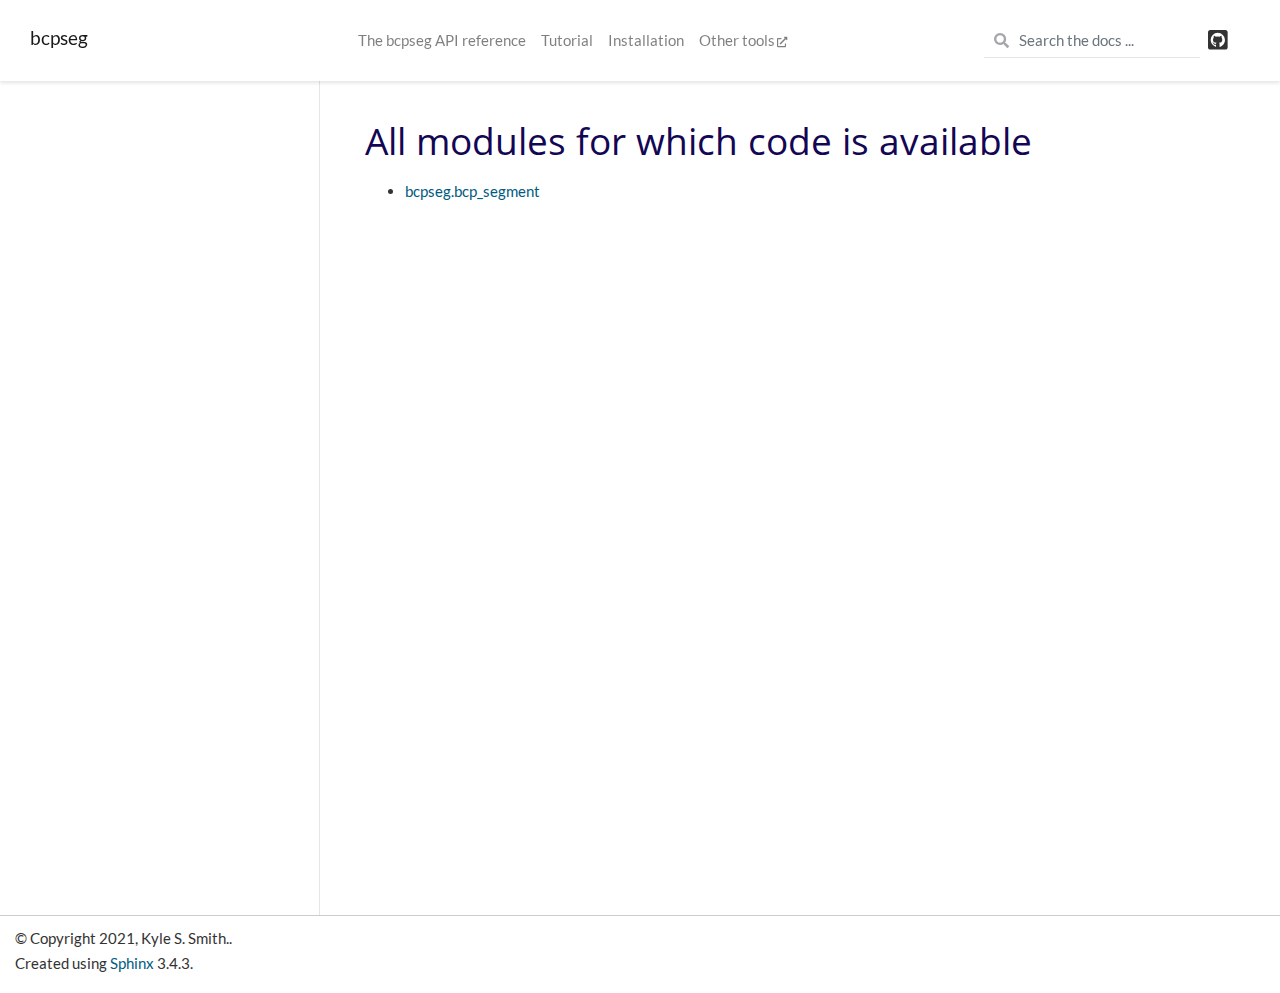
<file: doc/_build/html/_modules/index.html>
<!DOCTYPE html>

<html>
  <head>
    <meta charset="utf-8" />
    <meta name="viewport" content="width=device-width, initial-scale=1.0" />
    <title>Overview: module code &#8212; bcpseg 0.1.0 documentation</title>
    
  <link rel="stylesheet" href="../_static/css/index.f658d18f9b420779cfdf24aa0a7e2d77.css">

    
  <link rel="stylesheet"
    href="../_static/vendor/fontawesome/5.13.0/css/all.min.css">
  <link rel="preload" as="font" type="font/woff2" crossorigin
    href="../_static/vendor/fontawesome/5.13.0/webfonts/fa-solid-900.woff2">
  <link rel="preload" as="font" type="font/woff2" crossorigin
    href="../_static/vendor/fontawesome/5.13.0/webfonts/fa-brands-400.woff2">

    
      
  <link rel="stylesheet"
    href="../_static/vendor/open-sans_all/1.44.1/index.css">
  <link rel="stylesheet"
    href="../_static/vendor/lato_latin-ext/1.44.1/index.css">

    
    <link rel="stylesheet" href="../_static/pygments.css" type="text/css" />
    <link rel="stylesheet" href="../_static/basic.css" type="text/css" />
    <link rel="stylesheet" type="text/css" href="../_static/typehints.css" />
    <link rel="stylesheet" type="text/css" href="../_static/css/custom.css" />
    
  <link rel="preload" as="script" href="../_static/js/index.d3f166471bb80abb5163.js">

    <script id="documentation_options" data-url_root="../" src="../_static/documentation_options.js"></script>
    <script src="../_static/jquery.js"></script>
    <script src="../_static/underscore.js"></script>
    <script src="../_static/doctools.js"></script>
    <link rel="index" title="Index" href="../genindex.html" />
    <link rel="search" title="Search" href="../search.html" />
    <meta name="viewport" content="width=device-width, initial-scale=1" />
    <meta name="docsearch:language" content="en" />
  </head>
  <body data-spy="scroll" data-target="#bd-toc-nav" data-offset="80">
    
    <nav class="navbar navbar-light navbar-expand-lg bg-light fixed-top bd-navbar" id="navbar-main">
<div class="container-xl">

    <a class="navbar-brand" href="../index.html">
    
      <p class="title">bcpseg</p>
    
    </a>
    <button class="navbar-toggler" type="button" data-toggle="collapse" data-target="#navbar-menu" aria-controls="navbar-menu" aria-expanded="false" aria-label="Toggle navigation">
        <span class="navbar-toggler-icon"></span>
    </button>

    <div id="navbar-menu" class="col-lg-9 collapse navbar-collapse">
      <ul id="navbar-main-elements" class="navbar-nav mr-auto">
        
        
        <li class="nav-item ">
            <a class="nav-link" href="../api.html">The bcpseg API reference</a>
        </li>
        
        <li class="nav-item ">
            <a class="nav-link" href="../tutorial.html">Tutorial</a>
        </li>
        
        <li class="nav-item ">
            <a class="nav-link" href="../installation.html">Installation</a>
        </li>
        
        
        <li class="nav-item">
            <a class="nav-link nav-external" href="https://www.biosciencestack.com/documentation/">Other tools<i class="fas fa-external-link-alt"></i></a>
        </li>
        
      </ul>


      <form class="bd-search d-flex align-items-center" action="../search.html" method="get">
  <i class="icon fas fa-search"></i>
  <input type="search" class="form-control" name="q" id="search-input" placeholder="Search the docs ..." aria-label="Search the docs ..." autocomplete="off" >
</form>
      

      <ul class="navbar-nav">
        
          <li class="nav-item">
            <a class="nav-link" href="https://github.com/kylessmith/bcpseg" target="_blank" rel="noopener">
              <span><i class="fab fa-github-square"></i></span>
            </a>
          </li>
        
        
      </ul>
    </div>
</div>
    </nav>
    

    <div class="container-xl">
      <div class="row">
          
          <div class="col-12 col-md-3 bd-sidebar">
          </div>
          

          
          <div class="d-none d-xl-block col-xl-2 bd-toc">
              

<nav id="bd-toc-nav">
    <ul class="nav section-nav flex-column">
    
    </ul>
</nav>


              
          </div>
          

          
          <main class="col-12 col-md-9 col-xl-7 py-md-5 pl-md-5 pr-md-4 bd-content" role="main">
              
              <div>
                
  <h1>All modules for which code is available</h1>
<ul><li><a href="bcpseg/bcp_segment.html">bcpseg.bcp_segment</a></li>
</ul>

              </div>
              
              
          </main>
          

      </div>
    </div>

    
  <script src="../_static/js/index.d3f166471bb80abb5163.js"></script>


    
    <!-- Google Analytics -->
    <script>
      window.ga=window.ga||function(){(ga.q=ga.q||[]).push(arguments)};ga.l=+new Date;
      ga('create', 'UA-170691991-1', 'auto');
      ga('set', 'anonymizeIp', true);
      ga('send', 'pageview');
    </script>
    <script async src='https://www.google-analytics.com/analytics.js'></script>
    <!-- End Google Analytics -->
    <footer class="footer mt-5 mt-md-0">
  <div class="container">
    <p>
          &copy; Copyright 2021, Kyle S. Smith..<br/>
        Created using <a href="http://sphinx-doc.org/">Sphinx</a> 3.4.3.<br/>
    </p>
  </div>
</footer>
  </body>
</html>
</file>
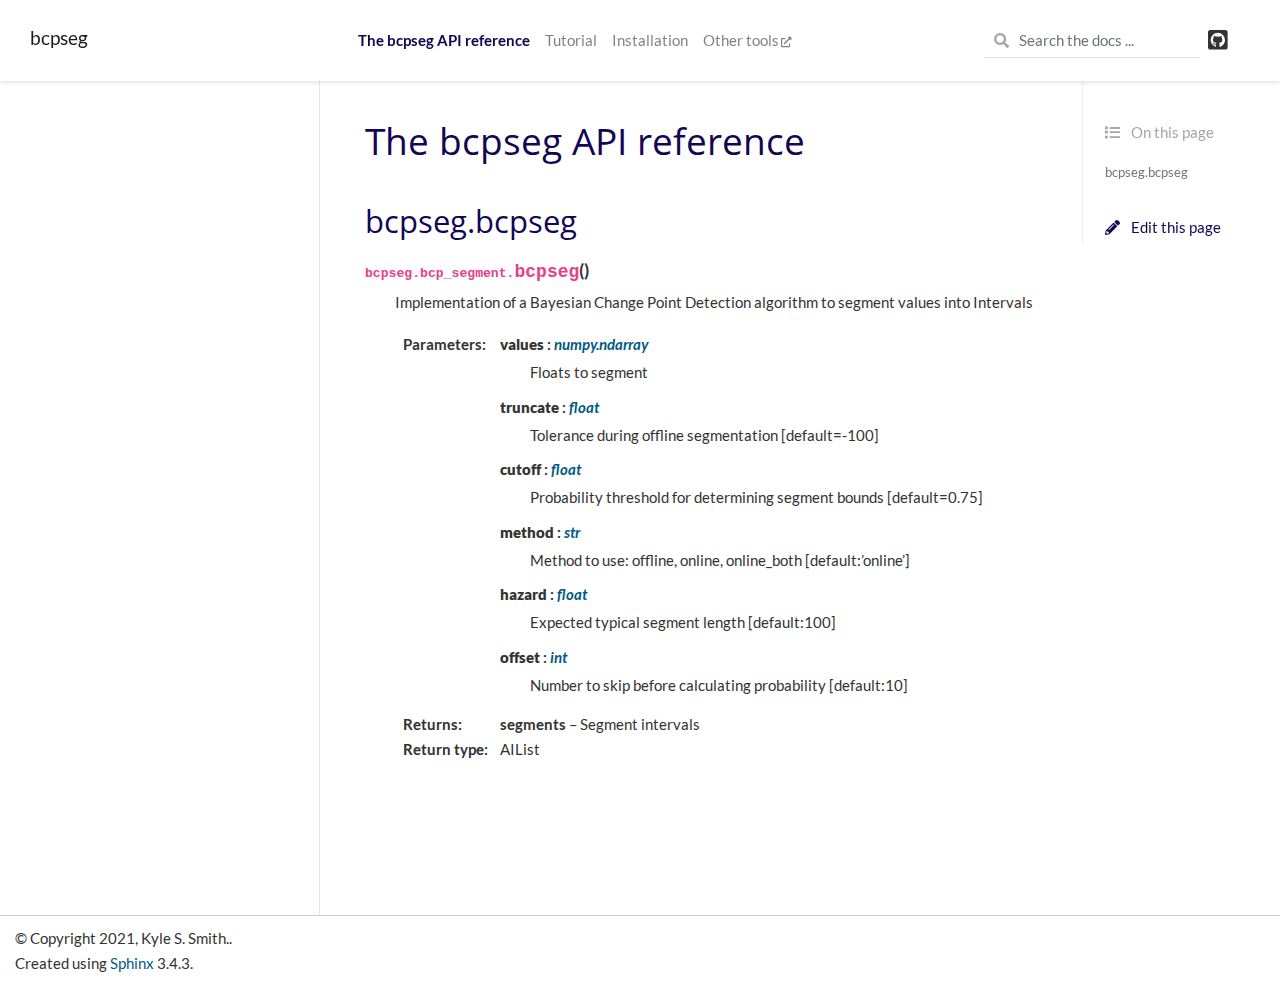
<file: doc/_build/html/api.html>
<!DOCTYPE html>

<html>
  <head>
    <meta charset="utf-8" />
    <meta name="viewport" content="width=device-width, initial-scale=1.0" />
    <title>The bcpseg API reference &#8212; bcpseg 0.1.0 documentation</title>
    
  <link rel="stylesheet" href="_static/css/index.f658d18f9b420779cfdf24aa0a7e2d77.css">

    
  <link rel="stylesheet"
    href="_static/vendor/fontawesome/5.13.0/css/all.min.css">
  <link rel="preload" as="font" type="font/woff2" crossorigin
    href="_static/vendor/fontawesome/5.13.0/webfonts/fa-solid-900.woff2">
  <link rel="preload" as="font" type="font/woff2" crossorigin
    href="_static/vendor/fontawesome/5.13.0/webfonts/fa-brands-400.woff2">

    
      
  <link rel="stylesheet"
    href="_static/vendor/open-sans_all/1.44.1/index.css">
  <link rel="stylesheet"
    href="_static/vendor/lato_latin-ext/1.44.1/index.css">

    
    <link rel="stylesheet" href="_static/pygments.css" type="text/css" />
    <link rel="stylesheet" href="_static/basic.css" type="text/css" />
    <link rel="stylesheet" type="text/css" href="_static/typehints.css" />
    <link rel="stylesheet" type="text/css" href="_static/css/custom.css" />
    
  <link rel="preload" as="script" href="_static/js/index.d3f166471bb80abb5163.js">

    <script id="documentation_options" data-url_root="./" src="_static/documentation_options.js"></script>
    <script src="_static/jquery.js"></script>
    <script src="_static/underscore.js"></script>
    <script src="_static/doctools.js"></script>
    <link rel="index" title="Index" href="genindex.html" />
    <link rel="search" title="Search" href="search.html" />
    <link rel="next" title="Tutorial" href="tutorial.html" />
    <link rel="prev" title="Welcome to bcpseg’s documentation!" href="index.html" />
    <meta name="viewport" content="width=device-width, initial-scale=1" />
    <meta name="docsearch:language" content="en" />
  </head>
  <body data-spy="scroll" data-target="#bd-toc-nav" data-offset="80">
    
    <nav class="navbar navbar-light navbar-expand-lg bg-light fixed-top bd-navbar" id="navbar-main">
<div class="container-xl">

    <a class="navbar-brand" href="index.html">
    
      <p class="title">bcpseg</p>
    
    </a>
    <button class="navbar-toggler" type="button" data-toggle="collapse" data-target="#navbar-menu" aria-controls="navbar-menu" aria-expanded="false" aria-label="Toggle navigation">
        <span class="navbar-toggler-icon"></span>
    </button>

    <div id="navbar-menu" class="col-lg-9 collapse navbar-collapse">
      <ul id="navbar-main-elements" class="navbar-nav mr-auto">
        
        
        <li class="nav-item active">
            <a class="nav-link" href="">The bcpseg API reference</a>
        </li>
        
        <li class="nav-item ">
            <a class="nav-link" href="tutorial.html">Tutorial</a>
        </li>
        
        <li class="nav-item ">
            <a class="nav-link" href="installation.html">Installation</a>
        </li>
        
        
        <li class="nav-item">
            <a class="nav-link nav-external" href="https://www.biosciencestack.com/documentation/">Other tools<i class="fas fa-external-link-alt"></i></a>
        </li>
        
      </ul>


      <form class="bd-search d-flex align-items-center" action="search.html" method="get">
  <i class="icon fas fa-search"></i>
  <input type="search" class="form-control" name="q" id="search-input" placeholder="Search the docs ..." aria-label="Search the docs ..." autocomplete="off" >
</form>
      

      <ul class="navbar-nav">
        
          <li class="nav-item">
            <a class="nav-link" href="https://github.com/kylessmith/bcpseg" target="_blank" rel="noopener">
              <span><i class="fab fa-github-square"></i></span>
            </a>
          </li>
        
        
      </ul>
    </div>
</div>
    </nav>
    

    <div class="container-xl">
      <div class="row">
          
          <div class="col-12 col-md-3 bd-sidebar">
          </div>
          

          
          <div class="d-none d-xl-block col-xl-2 bd-toc">
              
<div class="tocsection onthispage pt-5 pb-3">
    <i class="fas fa-list"></i> On this page
</div>

<nav id="bd-toc-nav">
    <ul class="nav section-nav flex-column">
    
        <li class="nav-item toc-entry toc-h2">
            <a href="#bcpseg-bcpseg" class="nav-link">bcpseg.bcpseg</a>
        </li>
    
    </ul>
</nav>



<div class="tocsection editthispage">
    <a href="https://github.com/kylessmith/bcpseg/edit/master/api.rst">
        <i class="fas fa-pencil-alt"></i> Edit this page
    </a>
</div>

              
          </div>
          

          
          <main class="col-12 col-md-9 col-xl-7 py-md-5 pl-md-5 pr-md-4 bd-content" role="main">
              
              <div>
                
  <div class="section" id="module-bcpseg">
<span id="the-bcpseg-api-reference"></span><h1>The bcpseg API reference<a class="headerlink" href="#module-bcpseg" title="Permalink to this headline">¶</a></h1>
<div class="section" id="bcpseg-bcpseg">
<h2>bcpseg.bcpseg<a class="headerlink" href="#bcpseg-bcpseg" title="Permalink to this headline">¶</a></h2>
<dl class="py function">
<dt id="bcpseg.bcp_segment.bcpseg">
<code class="sig-prename descclassname">bcpseg.bcp_segment.</code><code class="sig-name descname">bcpseg</code><span class="sig-paren">(</span><span class="sig-paren">)</span><a class="headerlink" href="#bcpseg.bcp_segment.bcpseg" title="Permalink to this definition">¶</a></dt>
<dd><p>Implementation of a Bayesian Change Point Detection
algorithm to segment values into Intervals</p>
<dl class="field-list simple">
<dt class="field-odd">Parameters</dt>
<dd class="field-odd"><dl class="simple">
<dt><strong>values</strong> : <a class="reference external" href="https://numpy.org/doc/stable/reference/generated/numpy.ndarray.html#numpy.ndarray" title="(in NumPy v1.20)"><em>numpy.ndarray</em></a></dt><dd><p>Floats to segment</p>
</dd>
<dt><strong>truncate</strong> : <a class="reference external" href="https://docs.python.org/3/library/functions.html#float" title="(in Python v3.9)"><em>float</em></a></dt><dd><p>Tolerance during offline segmentation [default=-100]</p>
</dd>
<dt><strong>cutoff</strong> : <a class="reference external" href="https://docs.python.org/3/library/functions.html#float" title="(in Python v3.9)"><em>float</em></a></dt><dd><p>Probability threshold for determining segment bounds [default=0.75]</p>
</dd>
<dt><strong>method</strong> : <a class="reference external" href="https://docs.python.org/3/library/stdtypes.html#str" title="(in Python v3.9)"><em>str</em></a></dt><dd><p>Method to use: offline, online, online_both [default:’online’]</p>
</dd>
<dt><strong>hazard</strong> : <a class="reference external" href="https://docs.python.org/3/library/functions.html#float" title="(in Python v3.9)"><em>float</em></a></dt><dd><p>Expected typical segment length [default:100]</p>
</dd>
<dt><strong>offset</strong> : <a class="reference external" href="https://docs.python.org/3/library/functions.html#int" title="(in Python v3.9)"><em>int</em></a></dt><dd><p>Number to skip before calculating probability [default:10]</p>
</dd>
</dl>
</dd>
<dt class="field-even">Returns</dt>
<dd class="field-even"><p><strong>segments</strong> – Segment intervals</p>
</dd>
<dt class="field-odd">Return type</dt>
<dd class="field-odd"><p>AIList</p>
</dd>
</dl>
</dd></dl>

</div>
</div>


              </div>
              
              
          </main>
          

      </div>
    </div>

    
  <script src="_static/js/index.d3f166471bb80abb5163.js"></script>


    
    <!-- Google Analytics -->
    <script>
      window.ga=window.ga||function(){(ga.q=ga.q||[]).push(arguments)};ga.l=+new Date;
      ga('create', 'UA-170691991-1', 'auto');
      ga('set', 'anonymizeIp', true);
      ga('send', 'pageview');
    </script>
    <script async src='https://www.google-analytics.com/analytics.js'></script>
    <!-- End Google Analytics -->
    <footer class="footer mt-5 mt-md-0">
  <div class="container">
    <p>
          &copy; Copyright 2021, Kyle S. Smith..<br/>
        Created using <a href="http://sphinx-doc.org/">Sphinx</a> 3.4.3.<br/>
    </p>
  </div>
</footer>
  </body>
</html>
</file>
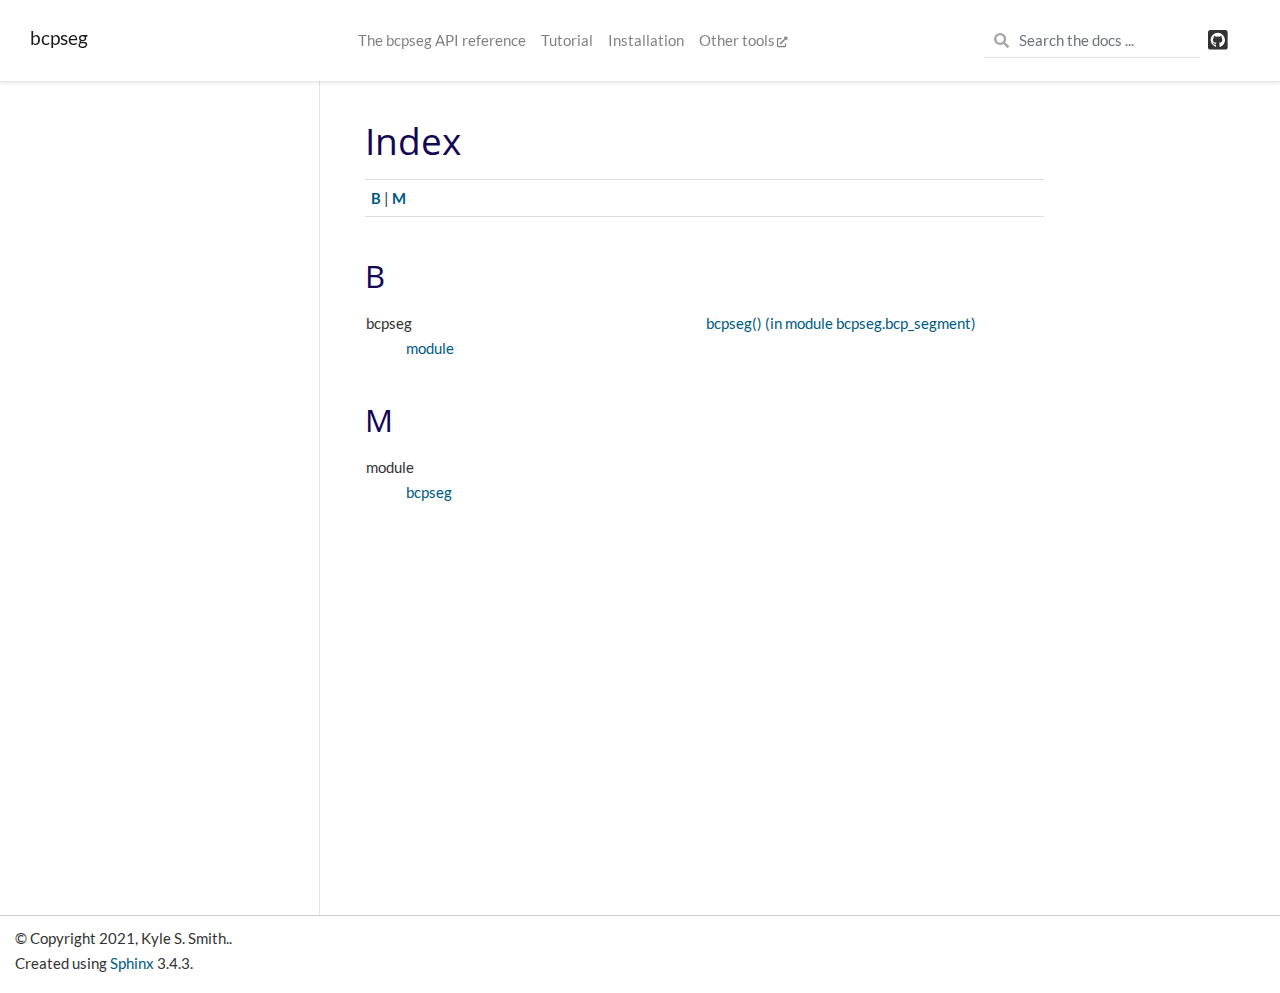
<file: doc/_build/html/genindex.html>
<!DOCTYPE html>

<html>
  <head>
    <meta charset="utf-8" />
    <meta name="viewport" content="width=device-width, initial-scale=1.0" />
    <title>Index &#8212; bcpseg 0.1.0 documentation</title>
    
  <link rel="stylesheet" href="_static/css/index.f658d18f9b420779cfdf24aa0a7e2d77.css">

    
  <link rel="stylesheet"
    href="_static/vendor/fontawesome/5.13.0/css/all.min.css">
  <link rel="preload" as="font" type="font/woff2" crossorigin
    href="_static/vendor/fontawesome/5.13.0/webfonts/fa-solid-900.woff2">
  <link rel="preload" as="font" type="font/woff2" crossorigin
    href="_static/vendor/fontawesome/5.13.0/webfonts/fa-brands-400.woff2">

    
      
  <link rel="stylesheet"
    href="_static/vendor/open-sans_all/1.44.1/index.css">
  <link rel="stylesheet"
    href="_static/vendor/lato_latin-ext/1.44.1/index.css">

    
    <link rel="stylesheet" href="_static/pygments.css" type="text/css" />
    <link rel="stylesheet" href="_static/basic.css" type="text/css" />
    <link rel="stylesheet" type="text/css" href="_static/typehints.css" />
    <link rel="stylesheet" type="text/css" href="_static/css/custom.css" />
    
  <link rel="preload" as="script" href="_static/js/index.d3f166471bb80abb5163.js">

    <script id="documentation_options" data-url_root="./" src="_static/documentation_options.js"></script>
    <script src="_static/jquery.js"></script>
    <script src="_static/underscore.js"></script>
    <script src="_static/doctools.js"></script>
    <link rel="index" title="Index" href="#" />
    <link rel="search" title="Search" href="search.html" />
    <meta name="viewport" content="width=device-width, initial-scale=1" />
    <meta name="docsearch:language" content="en" />
  </head>
  <body data-spy="scroll" data-target="#bd-toc-nav" data-offset="80">
    
    <nav class="navbar navbar-light navbar-expand-lg bg-light fixed-top bd-navbar" id="navbar-main">
<div class="container-xl">

    <a class="navbar-brand" href="index.html">
    
      <p class="title">bcpseg</p>
    
    </a>
    <button class="navbar-toggler" type="button" data-toggle="collapse" data-target="#navbar-menu" aria-controls="navbar-menu" aria-expanded="false" aria-label="Toggle navigation">
        <span class="navbar-toggler-icon"></span>
    </button>

    <div id="navbar-menu" class="col-lg-9 collapse navbar-collapse">
      <ul id="navbar-main-elements" class="navbar-nav mr-auto">
        
        
        <li class="nav-item ">
            <a class="nav-link" href="api.html">The bcpseg API reference</a>
        </li>
        
        <li class="nav-item ">
            <a class="nav-link" href="tutorial.html">Tutorial</a>
        </li>
        
        <li class="nav-item ">
            <a class="nav-link" href="installation.html">Installation</a>
        </li>
        
        
        <li class="nav-item">
            <a class="nav-link nav-external" href="https://www.biosciencestack.com/documentation/">Other tools<i class="fas fa-external-link-alt"></i></a>
        </li>
        
      </ul>


      <form class="bd-search d-flex align-items-center" action="search.html" method="get">
  <i class="icon fas fa-search"></i>
  <input type="search" class="form-control" name="q" id="search-input" placeholder="Search the docs ..." aria-label="Search the docs ..." autocomplete="off" >
</form>
      

      <ul class="navbar-nav">
        
          <li class="nav-item">
            <a class="nav-link" href="https://github.com/kylessmith/bcpseg" target="_blank" rel="noopener">
              <span><i class="fab fa-github-square"></i></span>
            </a>
          </li>
        
        
      </ul>
    </div>
</div>
    </nav>
    

    <div class="container-xl">
      <div class="row">
          
          <div class="col-12 col-md-3 bd-sidebar">
          </div>
          

          
          <div class="d-none d-xl-block col-xl-2 bd-toc">
              

<nav id="bd-toc-nav">
    <ul class="nav section-nav flex-column">
    
    </ul>
</nav>


              
          </div>
          

          
          <main class="col-12 col-md-9 col-xl-7 py-md-5 pl-md-5 pr-md-4 bd-content" role="main">
              
              <div>
                

<h1 id="index">Index</h1>

<div class="genindex-jumpbox">
 <a href="#B"><strong>B</strong></a>
 | <a href="#M"><strong>M</strong></a>
 
</div>
<h2 id="B">B</h2>
<table style="width: 100%" class="indextable genindextable"><tr>
  <td style="width: 33%; vertical-align: top;"><ul>
      <li>
    bcpseg

      <ul>
        <li><a href="api.html#module-bcpseg">module</a>
</li>
      </ul></li>
  </ul></td>
  <td style="width: 33%; vertical-align: top;"><ul>
      <li><a href="api.html#bcpseg.bcp_segment.bcpseg">bcpseg() (in module bcpseg.bcp_segment)</a>
</li>
  </ul></td>
</tr></table>

<h2 id="M">M</h2>
<table style="width: 100%" class="indextable genindextable"><tr>
  <td style="width: 33%; vertical-align: top;"><ul>
      <li>
    module

      <ul>
        <li><a href="api.html#module-bcpseg">bcpseg</a>
</li>
      </ul></li>
  </ul></td>
</tr></table>



              </div>
              
              
          </main>
          

      </div>
    </div>

    
  <script src="_static/js/index.d3f166471bb80abb5163.js"></script>


    
    <!-- Google Analytics -->
    <script>
      window.ga=window.ga||function(){(ga.q=ga.q||[]).push(arguments)};ga.l=+new Date;
      ga('create', 'UA-170691991-1', 'auto');
      ga('set', 'anonymizeIp', true);
      ga('send', 'pageview');
    </script>
    <script async src='https://www.google-analytics.com/analytics.js'></script>
    <!-- End Google Analytics -->
    <footer class="footer mt-5 mt-md-0">
  <div class="container">
    <p>
          &copy; Copyright 2021, Kyle S. Smith..<br/>
        Created using <a href="http://sphinx-doc.org/">Sphinx</a> 3.4.3.<br/>
    </p>
  </div>
</footer>
  </body>
</html>
</file>
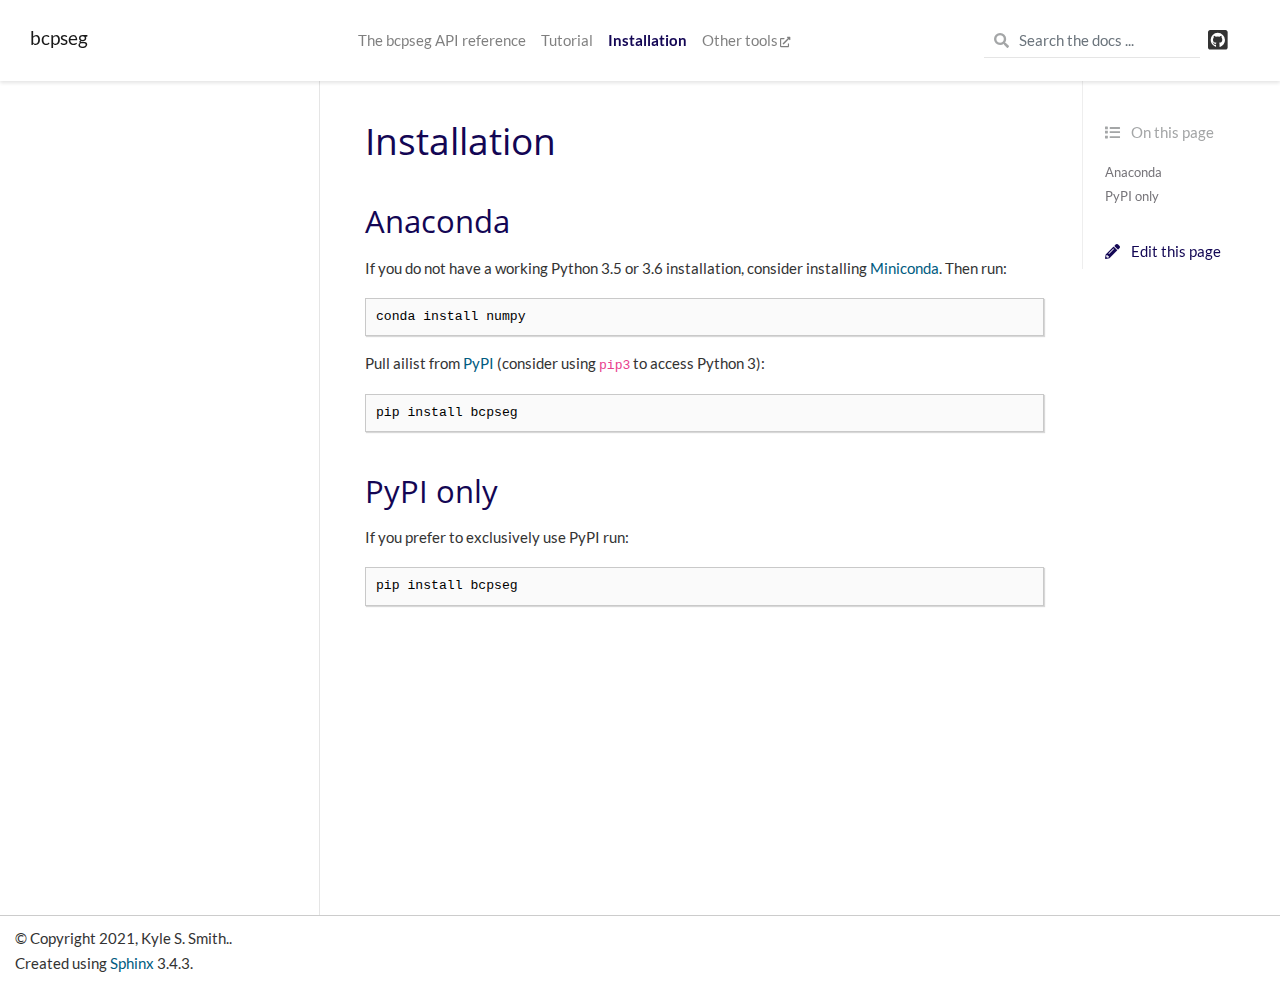
<file: doc/_build/html/installation.html>
<!DOCTYPE html>

<html>
  <head>
    <meta charset="utf-8" />
    <meta name="viewport" content="width=device-width, initial-scale=1.0" />
    <title>Installation &#8212; bcpseg 0.1.0 documentation</title>
    
  <link rel="stylesheet" href="_static/css/index.f658d18f9b420779cfdf24aa0a7e2d77.css">

    
  <link rel="stylesheet"
    href="_static/vendor/fontawesome/5.13.0/css/all.min.css">
  <link rel="preload" as="font" type="font/woff2" crossorigin
    href="_static/vendor/fontawesome/5.13.0/webfonts/fa-solid-900.woff2">
  <link rel="preload" as="font" type="font/woff2" crossorigin
    href="_static/vendor/fontawesome/5.13.0/webfonts/fa-brands-400.woff2">

    
      
  <link rel="stylesheet"
    href="_static/vendor/open-sans_all/1.44.1/index.css">
  <link rel="stylesheet"
    href="_static/vendor/lato_latin-ext/1.44.1/index.css">

    
    <link rel="stylesheet" href="_static/pygments.css" type="text/css" />
    <link rel="stylesheet" href="_static/basic.css" type="text/css" />
    <link rel="stylesheet" type="text/css" href="_static/typehints.css" />
    <link rel="stylesheet" type="text/css" href="_static/css/custom.css" />
    
  <link rel="preload" as="script" href="_static/js/index.d3f166471bb80abb5163.js">

    <script id="documentation_options" data-url_root="./" src="_static/documentation_options.js"></script>
    <script src="_static/jquery.js"></script>
    <script src="_static/underscore.js"></script>
    <script src="_static/doctools.js"></script>
    <link rel="index" title="Index" href="genindex.html" />
    <link rel="search" title="Search" href="search.html" />
    <link rel="prev" title="Tutorial" href="tutorial.html" />
    <meta name="viewport" content="width=device-width, initial-scale=1" />
    <meta name="docsearch:language" content="en" />
  </head>
  <body data-spy="scroll" data-target="#bd-toc-nav" data-offset="80">
    
    <nav class="navbar navbar-light navbar-expand-lg bg-light fixed-top bd-navbar" id="navbar-main">
<div class="container-xl">

    <a class="navbar-brand" href="index.html">
    
      <p class="title">bcpseg</p>
    
    </a>
    <button class="navbar-toggler" type="button" data-toggle="collapse" data-target="#navbar-menu" aria-controls="navbar-menu" aria-expanded="false" aria-label="Toggle navigation">
        <span class="navbar-toggler-icon"></span>
    </button>

    <div id="navbar-menu" class="col-lg-9 collapse navbar-collapse">
      <ul id="navbar-main-elements" class="navbar-nav mr-auto">
        
        
        <li class="nav-item ">
            <a class="nav-link" href="api.html">The bcpseg API reference</a>
        </li>
        
        <li class="nav-item ">
            <a class="nav-link" href="tutorial.html">Tutorial</a>
        </li>
        
        <li class="nav-item active">
            <a class="nav-link" href="">Installation</a>
        </li>
        
        
        <li class="nav-item">
            <a class="nav-link nav-external" href="https://www.biosciencestack.com/documentation/">Other tools<i class="fas fa-external-link-alt"></i></a>
        </li>
        
      </ul>


      <form class="bd-search d-flex align-items-center" action="search.html" method="get">
  <i class="icon fas fa-search"></i>
  <input type="search" class="form-control" name="q" id="search-input" placeholder="Search the docs ..." aria-label="Search the docs ..." autocomplete="off" >
</form>
      

      <ul class="navbar-nav">
        
          <li class="nav-item">
            <a class="nav-link" href="https://github.com/kylessmith/bcpseg" target="_blank" rel="noopener">
              <span><i class="fab fa-github-square"></i></span>
            </a>
          </li>
        
        
      </ul>
    </div>
</div>
    </nav>
    

    <div class="container-xl">
      <div class="row">
          
          <div class="col-12 col-md-3 bd-sidebar">
          </div>
          

          
          <div class="d-none d-xl-block col-xl-2 bd-toc">
              
<div class="tocsection onthispage pt-5 pb-3">
    <i class="fas fa-list"></i> On this page
</div>

<nav id="bd-toc-nav">
    <ul class="nav section-nav flex-column">
    
        <li class="nav-item toc-entry toc-h2">
            <a href="#anaconda" class="nav-link">Anaconda</a>
        </li>
    
        <li class="nav-item toc-entry toc-h2">
            <a href="#pypi-only" class="nav-link">PyPI only</a>
        </li>
    
    </ul>
</nav>



<div class="tocsection editthispage">
    <a href="https://github.com/kylessmith/bcpseg/edit/master/installation.rst">
        <i class="fas fa-pencil-alt"></i> Edit this page
    </a>
</div>

              
          </div>
          

          
          <main class="col-12 col-md-9 col-xl-7 py-md-5 pl-md-5 pr-md-4 bd-content" role="main">
              
              <div>
                
  <div class="section" id="installation">
<h1>Installation<a class="headerlink" href="#installation" title="Permalink to this headline">¶</a></h1>
<div class="section" id="anaconda">
<h2>Anaconda<a class="headerlink" href="#anaconda" title="Permalink to this headline">¶</a></h2>
<p>If you do not have a working Python 3.5 or 3.6 installation, consider
installing <a class="reference external" href="http://conda.pydata.org/miniconda.html">Miniconda</a>. Then run:</p>
<div class="highlight-default notranslate"><div class="highlight"><pre><span></span><span class="n">conda</span> <span class="n">install</span> <span class="n">numpy</span>
</pre></div>
</div>
<p>Pull ailist from <a class="reference external" href="https://pypi.org/project/cfdna">PyPI</a> (consider
using <code class="docutils literal notranslate"><span class="pre">pip3</span></code> to access Python 3):</p>
<div class="highlight-default notranslate"><div class="highlight"><pre><span></span><span class="n">pip</span> <span class="n">install</span> <span class="n">bcpseg</span>
</pre></div>
</div>
</div>
<div class="section" id="pypi-only">
<h2>PyPI only<a class="headerlink" href="#pypi-only" title="Permalink to this headline">¶</a></h2>
<p>If you prefer to exclusively use PyPI run:</p>
<div class="highlight-default notranslate"><div class="highlight"><pre><span></span><span class="n">pip</span> <span class="n">install</span> <span class="n">bcpseg</span>
</pre></div>
</div>
</div>
</div>


              </div>
              
              
          </main>
          

      </div>
    </div>

    
  <script src="_static/js/index.d3f166471bb80abb5163.js"></script>


    
    <!-- Google Analytics -->
    <script>
      window.ga=window.ga||function(){(ga.q=ga.q||[]).push(arguments)};ga.l=+new Date;
      ga('create', 'UA-170691991-1', 'auto');
      ga('set', 'anonymizeIp', true);
      ga('send', 'pageview');
    </script>
    <script async src='https://www.google-analytics.com/analytics.js'></script>
    <!-- End Google Analytics -->
    <footer class="footer mt-5 mt-md-0">
  <div class="container">
    <p>
          &copy; Copyright 2021, Kyle S. Smith..<br/>
        Created using <a href="http://sphinx-doc.org/">Sphinx</a> 3.4.3.<br/>
    </p>
  </div>
</footer>
  </body>
</html>
</file>
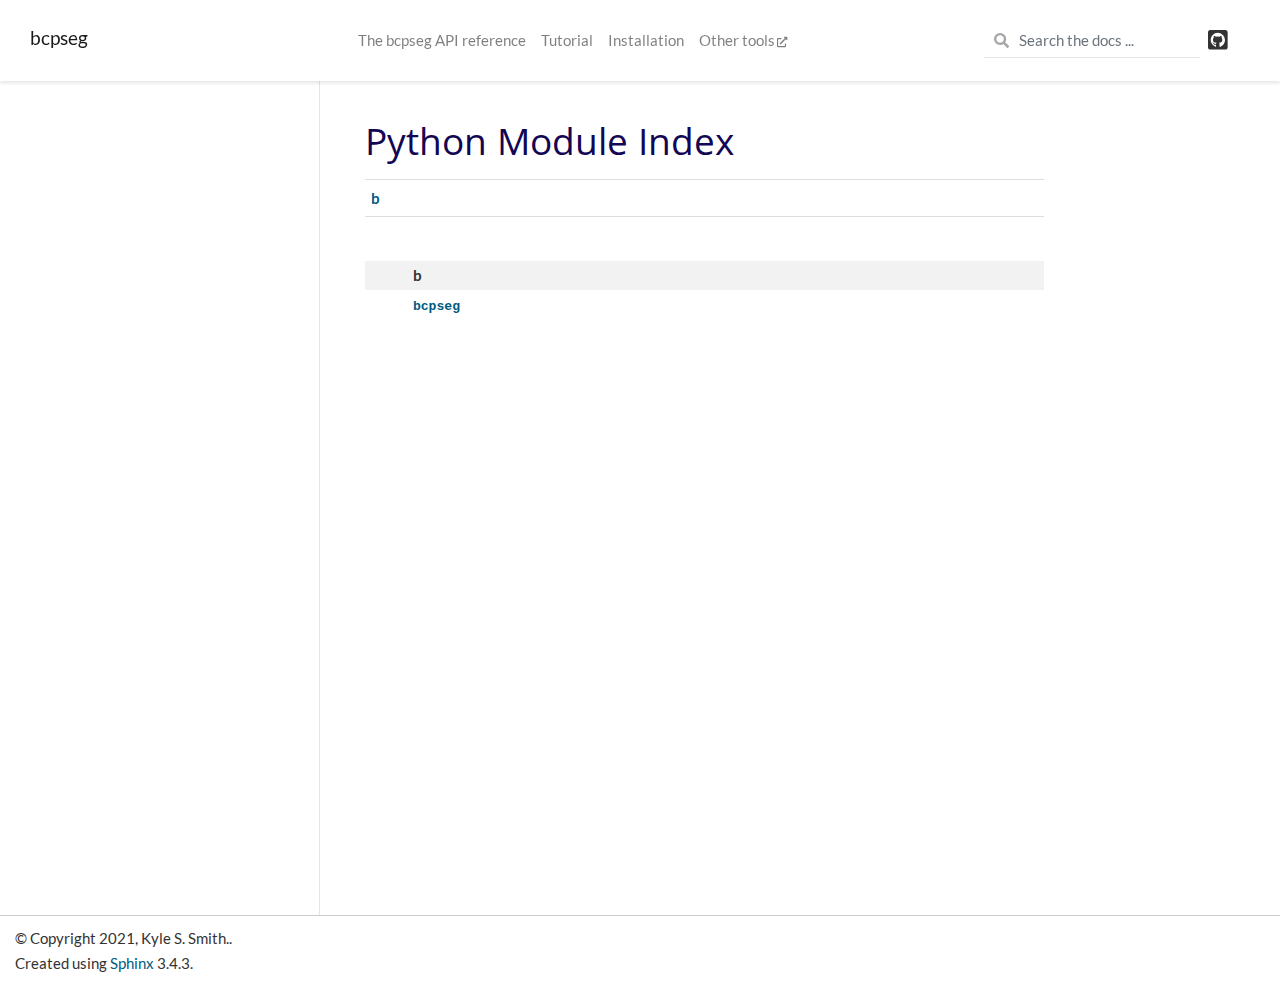
<file: doc/_build/html/py-modindex.html>
<!DOCTYPE html>

<html>
  <head>
    <meta charset="utf-8" />
    <meta name="viewport" content="width=device-width, initial-scale=1.0" />
    <title>Python Module Index &#8212; bcpseg 0.1.0 documentation</title>
    
  <link rel="stylesheet" href="_static/css/index.f658d18f9b420779cfdf24aa0a7e2d77.css">

    
  <link rel="stylesheet"
    href="_static/vendor/fontawesome/5.13.0/css/all.min.css">
  <link rel="preload" as="font" type="font/woff2" crossorigin
    href="_static/vendor/fontawesome/5.13.0/webfonts/fa-solid-900.woff2">
  <link rel="preload" as="font" type="font/woff2" crossorigin
    href="_static/vendor/fontawesome/5.13.0/webfonts/fa-brands-400.woff2">

    
      
  <link rel="stylesheet"
    href="_static/vendor/open-sans_all/1.44.1/index.css">
  <link rel="stylesheet"
    href="_static/vendor/lato_latin-ext/1.44.1/index.css">

    
    <link rel="stylesheet" href="_static/pygments.css" type="text/css" />
    <link rel="stylesheet" href="_static/basic.css" type="text/css" />
    <link rel="stylesheet" type="text/css" href="_static/typehints.css" />
    <link rel="stylesheet" type="text/css" href="_static/css/custom.css" />
    
  <link rel="preload" as="script" href="_static/js/index.d3f166471bb80abb5163.js">

    <script id="documentation_options" data-url_root="./" src="_static/documentation_options.js"></script>
    <script src="_static/jquery.js"></script>
    <script src="_static/underscore.js"></script>
    <script src="_static/doctools.js"></script>
    <link rel="index" title="Index" href="genindex.html" />
    <link rel="search" title="Search" href="search.html" />

    <meta name="viewport" content="width=device-width, initial-scale=1" />
    <meta name="docsearch:language" content="en" />

    <script>
      DOCUMENTATION_OPTIONS.COLLAPSE_INDEX = true;
    </script>


  </head>
  <body data-spy="scroll" data-target="#bd-toc-nav" data-offset="80">
    
    <nav class="navbar navbar-light navbar-expand-lg bg-light fixed-top bd-navbar" id="navbar-main">
<div class="container-xl">

    <a class="navbar-brand" href="index.html">
    
      <p class="title">bcpseg</p>
    
    </a>
    <button class="navbar-toggler" type="button" data-toggle="collapse" data-target="#navbar-menu" aria-controls="navbar-menu" aria-expanded="false" aria-label="Toggle navigation">
        <span class="navbar-toggler-icon"></span>
    </button>

    <div id="navbar-menu" class="col-lg-9 collapse navbar-collapse">
      <ul id="navbar-main-elements" class="navbar-nav mr-auto">
        
        
        <li class="nav-item ">
            <a class="nav-link" href="api.html">The bcpseg API reference</a>
        </li>
        
        <li class="nav-item ">
            <a class="nav-link" href="tutorial.html">Tutorial</a>
        </li>
        
        <li class="nav-item ">
            <a class="nav-link" href="installation.html">Installation</a>
        </li>
        
        
        <li class="nav-item">
            <a class="nav-link nav-external" href="https://www.biosciencestack.com/documentation/">Other tools<i class="fas fa-external-link-alt"></i></a>
        </li>
        
      </ul>


      <form class="bd-search d-flex align-items-center" action="search.html" method="get">
  <i class="icon fas fa-search"></i>
  <input type="search" class="form-control" name="q" id="search-input" placeholder="Search the docs ..." aria-label="Search the docs ..." autocomplete="off" >
</form>
      

      <ul class="navbar-nav">
        
          <li class="nav-item">
            <a class="nav-link" href="https://github.com/kylessmith/bcpseg" target="_blank" rel="noopener">
              <span><i class="fab fa-github-square"></i></span>
            </a>
          </li>
        
        
      </ul>
    </div>
</div>
    </nav>
    

    <div class="container-xl">
      <div class="row">
          
          <div class="col-12 col-md-3 bd-sidebar">
          </div>
          

          
          <div class="d-none d-xl-block col-xl-2 bd-toc">
              

<nav id="bd-toc-nav">
    <ul class="nav section-nav flex-column">
    
    </ul>
</nav>


              
          </div>
          

          
          <main class="col-12 col-md-9 col-xl-7 py-md-5 pl-md-5 pr-md-4 bd-content" role="main">
              
              <div>
                

   <h1>Python Module Index</h1>

   <div class="modindex-jumpbox">
   <a href="#cap-b"><strong>b</strong></a>
   </div>

   <table class="indextable modindextable">
     <tr class="pcap"><td></td><td>&#160;</td><td></td></tr>
     <tr class="cap" id="cap-b"><td></td><td>
       <strong>b</strong></td><td></td></tr>
     <tr>
       <td></td>
       <td>
       <a href="api.html#module-bcpseg"><code class="xref">bcpseg</code></a></td><td>
       <em></em></td></tr>
   </table>


              </div>
              
              
          </main>
          

      </div>
    </div>

    
  <script src="_static/js/index.d3f166471bb80abb5163.js"></script>


    
    <!-- Google Analytics -->
    <script>
      window.ga=window.ga||function(){(ga.q=ga.q||[]).push(arguments)};ga.l=+new Date;
      ga('create', 'UA-170691991-1', 'auto');
      ga('set', 'anonymizeIp', true);
      ga('send', 'pageview');
    </script>
    <script async src='https://www.google-analytics.com/analytics.js'></script>
    <!-- End Google Analytics -->
    <footer class="footer mt-5 mt-md-0">
  <div class="container">
    <p>
          &copy; Copyright 2021, Kyle S. Smith..<br/>
        Created using <a href="http://sphinx-doc.org/">Sphinx</a> 3.4.3.<br/>
    </p>
  </div>
</footer>
  </body>
</html>
</file>
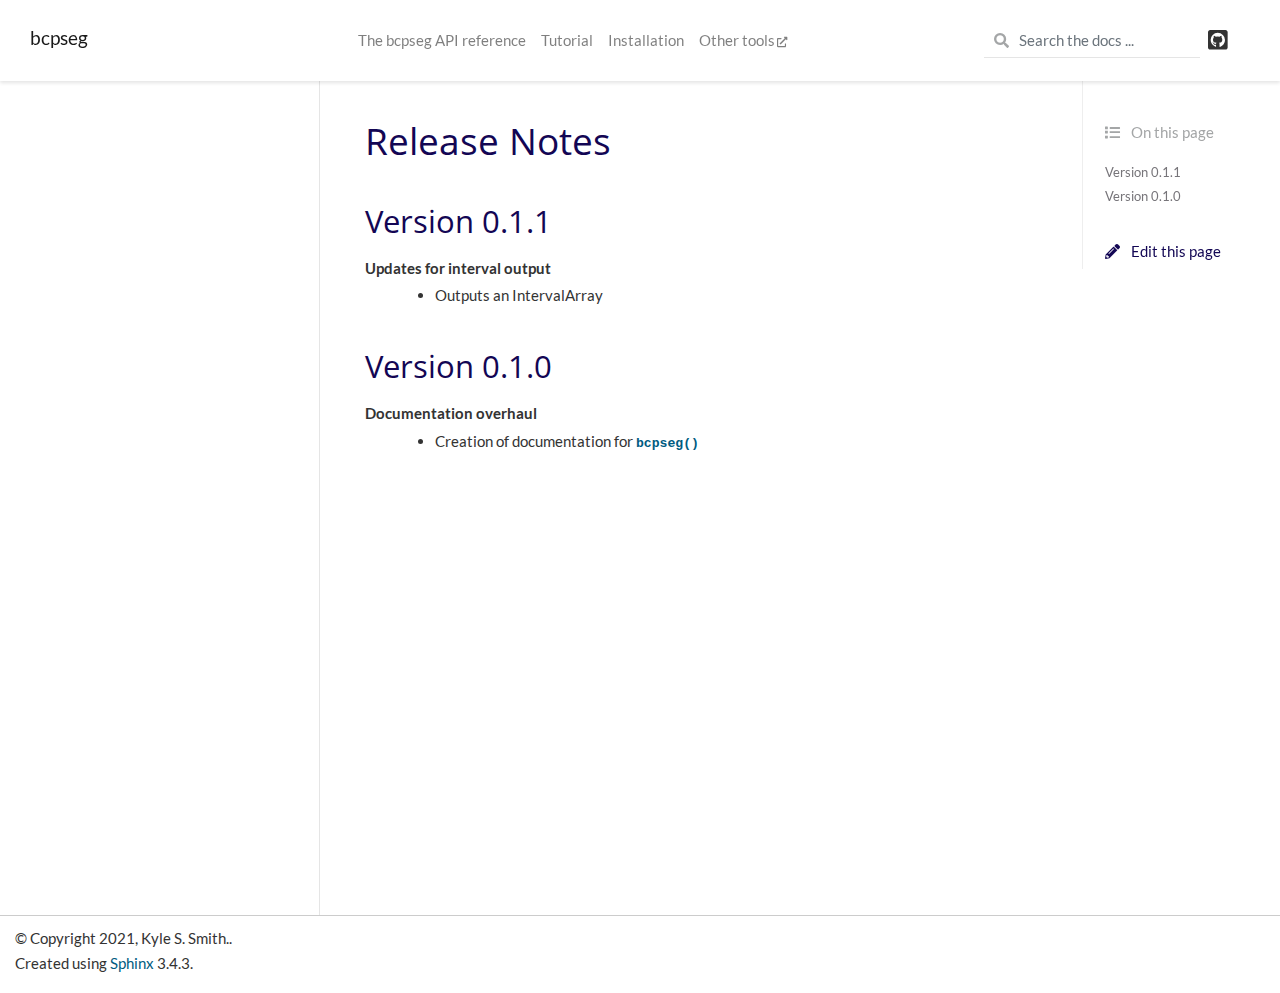
<file: doc/_build/html/release-notes.html>
<!DOCTYPE html>

<html>
  <head>
    <meta charset="utf-8" />
    <meta name="viewport" content="width=device-width, initial-scale=1.0" />
    <title>Release Notes &#8212; bcpseg 0.1.0 documentation</title>
    
  <link rel="stylesheet" href="_static/css/index.f658d18f9b420779cfdf24aa0a7e2d77.css">

    
  <link rel="stylesheet"
    href="_static/vendor/fontawesome/5.13.0/css/all.min.css">
  <link rel="preload" as="font" type="font/woff2" crossorigin
    href="_static/vendor/fontawesome/5.13.0/webfonts/fa-solid-900.woff2">
  <link rel="preload" as="font" type="font/woff2" crossorigin
    href="_static/vendor/fontawesome/5.13.0/webfonts/fa-brands-400.woff2">

    
      
  <link rel="stylesheet"
    href="_static/vendor/open-sans_all/1.44.1/index.css">
  <link rel="stylesheet"
    href="_static/vendor/lato_latin-ext/1.44.1/index.css">

    
    <link rel="stylesheet" href="_static/pygments.css" type="text/css" />
    <link rel="stylesheet" href="_static/basic.css" type="text/css" />
    <link rel="stylesheet" type="text/css" href="_static/typehints.css" />
    <link rel="stylesheet" type="text/css" href="_static/css/custom.css" />
    
  <link rel="preload" as="script" href="_static/js/index.d3f166471bb80abb5163.js">

    <script id="documentation_options" data-url_root="./" src="_static/documentation_options.js"></script>
    <script src="_static/jquery.js"></script>
    <script src="_static/underscore.js"></script>
    <script src="_static/doctools.js"></script>
    <link rel="index" title="Index" href="genindex.html" />
    <link rel="search" title="Search" href="search.html" />
    <meta name="viewport" content="width=device-width, initial-scale=1" />
    <meta name="docsearch:language" content="en" />
  </head>
  <body data-spy="scroll" data-target="#bd-toc-nav" data-offset="80">
    
    <nav class="navbar navbar-light navbar-expand-lg bg-light fixed-top bd-navbar" id="navbar-main">
<div class="container-xl">

    <a class="navbar-brand" href="index.html">
    
      <p class="title">bcpseg</p>
    
    </a>
    <button class="navbar-toggler" type="button" data-toggle="collapse" data-target="#navbar-menu" aria-controls="navbar-menu" aria-expanded="false" aria-label="Toggle navigation">
        <span class="navbar-toggler-icon"></span>
    </button>

    <div id="navbar-menu" class="col-lg-9 collapse navbar-collapse">
      <ul id="navbar-main-elements" class="navbar-nav mr-auto">
        
        
        <li class="nav-item ">
            <a class="nav-link" href="api.html">The bcpseg API reference</a>
        </li>
        
        <li class="nav-item ">
            <a class="nav-link" href="tutorial.html">Tutorial</a>
        </li>
        
        <li class="nav-item ">
            <a class="nav-link" href="installation.html">Installation</a>
        </li>
        
        
        <li class="nav-item">
            <a class="nav-link nav-external" href="https://www.biosciencestack.com/documentation/">Other tools<i class="fas fa-external-link-alt"></i></a>
        </li>
        
      </ul>


      <form class="bd-search d-flex align-items-center" action="search.html" method="get">
  <i class="icon fas fa-search"></i>
  <input type="search" class="form-control" name="q" id="search-input" placeholder="Search the docs ..." aria-label="Search the docs ..." autocomplete="off" >
</form>
      

      <ul class="navbar-nav">
        
          <li class="nav-item">
            <a class="nav-link" href="https://github.com/kylessmith/bcpseg" target="_blank" rel="noopener">
              <span><i class="fab fa-github-square"></i></span>
            </a>
          </li>
        
        
      </ul>
    </div>
</div>
    </nav>
    

    <div class="container-xl">
      <div class="row">
          
          <div class="col-12 col-md-3 bd-sidebar">
          </div>
          

          
          <div class="d-none d-xl-block col-xl-2 bd-toc">
              
<div class="tocsection onthispage pt-5 pb-3">
    <i class="fas fa-list"></i> On this page
</div>

<nav id="bd-toc-nav">
    <ul class="nav section-nav flex-column">
    
        <li class="nav-item toc-entry toc-h2">
            <a href="#version-0-1-1" class="nav-link">Version 0.1.1</a>
        </li>
    
        <li class="nav-item toc-entry toc-h2">
            <a href="#version-0-1-0" class="nav-link">Version 0.1.0</a>
        </li>
    
    </ul>
</nav>



<div class="tocsection editthispage">
    <a href="https://github.com/kylessmith/bcpseg/edit/master/release-notes.rst">
        <i class="fas fa-pencil-alt"></i> Edit this page
    </a>
</div>

              
          </div>
          

          
          <main class="col-12 col-md-9 col-xl-7 py-md-5 pl-md-5 pr-md-4 bd-content" role="main">
              
              <div>
                
  <div class="section" id="release-notes">
<h1>Release Notes<a class="headerlink" href="#release-notes" title="Permalink to this headline">¶</a></h1>
<div class="section" id="version-0-1-1">
<h2>Version 0.1.1<a class="headerlink" href="#version-0-1-1" title="Permalink to this headline">¶</a></h2>
<dl class="simple">
<dt>Updates for interval output</dt><dd><ul class="simple">
<li><p>Outputs an IntervalArray</p></li>
</ul>
</dd>
</dl>
</div>
<div class="section" id="version-0-1-0">
<h2>Version 0.1.0<a class="headerlink" href="#version-0-1-0" title="Permalink to this headline">¶</a></h2>
<dl class="simple">
<dt>Documentation overhaul</dt><dd><ul class="simple">
<li><p>Creation of documentation for <a class="reference internal" href="api.html#bcpseg.bcp_segment.bcpseg" title="bcpseg.bcp_segment.bcpseg"><code class="xref py py-func docutils literal notranslate"><span class="pre">bcpseg()</span></code></a></p></li>
</ul>
</dd>
</dl>
</div>
</div>


              </div>
              
              
          </main>
          

      </div>
    </div>

    
  <script src="_static/js/index.d3f166471bb80abb5163.js"></script>


    
    <!-- Google Analytics -->
    <script>
      window.ga=window.ga||function(){(ga.q=ga.q||[]).push(arguments)};ga.l=+new Date;
      ga('create', 'UA-170691991-1', 'auto');
      ga('set', 'anonymizeIp', true);
      ga('send', 'pageview');
    </script>
    <script async src='https://www.google-analytics.com/analytics.js'></script>
    <!-- End Google Analytics -->
    <footer class="footer mt-5 mt-md-0">
  <div class="container">
    <p>
          &copy; Copyright 2021, Kyle S. Smith..<br/>
        Created using <a href="http://sphinx-doc.org/">Sphinx</a> 3.4.3.<br/>
    </p>
  </div>
</footer>
  </body>
</html>
</file>
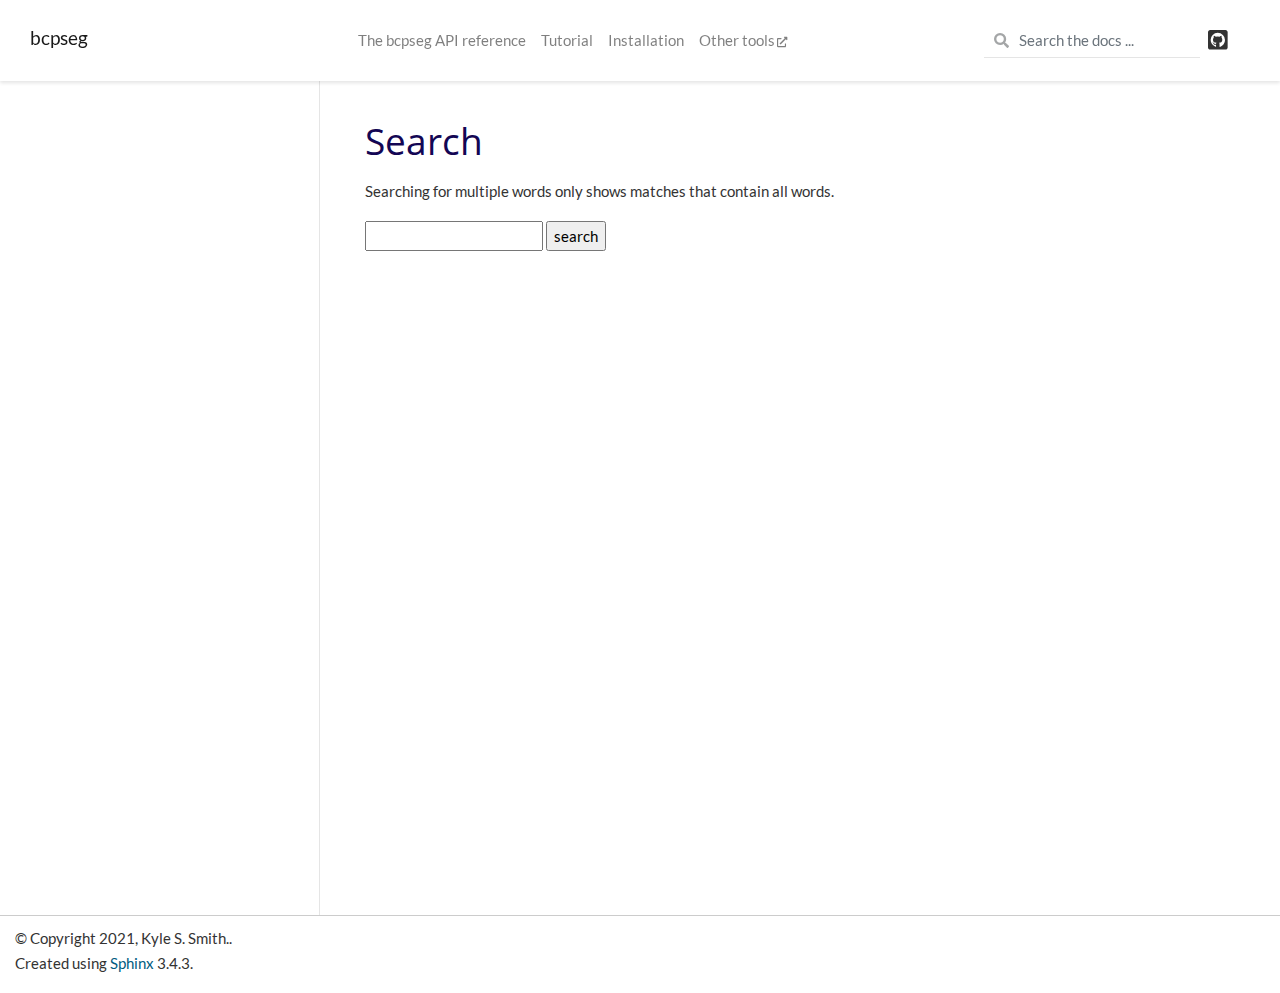
<file: doc/_build/html/search.html>
<!DOCTYPE html>

<html>
  <head>
    <meta charset="utf-8" />
    <meta name="viewport" content="width=device-width, initial-scale=1.0" />
    <title>Search &#8212; bcpseg 0.1.0 documentation</title>
    
  <link rel="stylesheet" href="_static/css/index.f658d18f9b420779cfdf24aa0a7e2d77.css">

    
  <link rel="stylesheet"
    href="_static/vendor/fontawesome/5.13.0/css/all.min.css">
  <link rel="preload" as="font" type="font/woff2" crossorigin
    href="_static/vendor/fontawesome/5.13.0/webfonts/fa-solid-900.woff2">
  <link rel="preload" as="font" type="font/woff2" crossorigin
    href="_static/vendor/fontawesome/5.13.0/webfonts/fa-brands-400.woff2">

    
      
  <link rel="stylesheet"
    href="_static/vendor/open-sans_all/1.44.1/index.css">
  <link rel="stylesheet"
    href="_static/vendor/lato_latin-ext/1.44.1/index.css">

    
    <link rel="stylesheet" href="_static/pygments.css" type="text/css" />
    <link rel="stylesheet" href="_static/basic.css" type="text/css" />
    <link rel="stylesheet" type="text/css" href="_static/typehints.css" />
    <link rel="stylesheet" type="text/css" href="_static/css/custom.css" />
    
  <link rel="preload" as="script" href="_static/js/index.d3f166471bb80abb5163.js">

    
    <script id="documentation_options" data-url_root="./" src="_static/documentation_options.js"></script>
    <script src="_static/jquery.js"></script>
    <script src="_static/underscore.js"></script>
    <script src="_static/doctools.js"></script>
    <script src="_static/searchtools.js"></script>
    <script src="_static/language_data.js"></script>
    <link rel="index" title="Index" href="genindex.html" />
    <link rel="search" title="Search" href="#" />
  <script src="searchindex.js" defer></script>
  
    <meta name="viewport" content="width=device-width, initial-scale=1" />
    <meta name="docsearch:language" content="en" />

  </head>
  <body data-spy="scroll" data-target="#bd-toc-nav" data-offset="80">
    
    <nav class="navbar navbar-light navbar-expand-lg bg-light fixed-top bd-navbar" id="navbar-main">
<div class="container-xl">

    <a class="navbar-brand" href="index.html">
    
      <p class="title">bcpseg</p>
    
    </a>
    <button class="navbar-toggler" type="button" data-toggle="collapse" data-target="#navbar-menu" aria-controls="navbar-menu" aria-expanded="false" aria-label="Toggle navigation">
        <span class="navbar-toggler-icon"></span>
    </button>

    <div id="navbar-menu" class="col-lg-9 collapse navbar-collapse">
      <ul id="navbar-main-elements" class="navbar-nav mr-auto">
        
        
        <li class="nav-item ">
            <a class="nav-link" href="api.html">The bcpseg API reference</a>
        </li>
        
        <li class="nav-item ">
            <a class="nav-link" href="tutorial.html">Tutorial</a>
        </li>
        
        <li class="nav-item ">
            <a class="nav-link" href="installation.html">Installation</a>
        </li>
        
        
        <li class="nav-item">
            <a class="nav-link nav-external" href="https://www.biosciencestack.com/documentation/">Other tools<i class="fas fa-external-link-alt"></i></a>
        </li>
        
      </ul>


      <form class="bd-search d-flex align-items-center" action="#" method="get">
  <i class="icon fas fa-search"></i>
  <input type="search" class="form-control" name="q" id="search-input" placeholder="Search the docs ..." aria-label="Search the docs ..." autocomplete="off" >
</form>
      

      <ul class="navbar-nav">
        
          <li class="nav-item">
            <a class="nav-link" href="https://github.com/kylessmith/bcpseg" target="_blank" rel="noopener">
              <span><i class="fab fa-github-square"></i></span>
            </a>
          </li>
        
        
      </ul>
    </div>
</div>
    </nav>
    

    <div class="container-xl">
      <div class="row">
          
          <div class="col-12 col-md-3 bd-sidebar">
          </div>
          

          
          <div class="d-none d-xl-block col-xl-2 bd-toc">
              

<nav id="bd-toc-nav">
    <ul class="nav section-nav flex-column">
    
    </ul>
</nav>


              
          </div>
          

          
          <main class="col-12 col-md-9 col-xl-7 py-md-5 pl-md-5 pr-md-4 bd-content" role="main">
              
              <div>
                
  <h1 id="search-documentation">Search</h1>
  <div id="fallback" class="admonition warning">
  <script>$('#fallback').hide();</script>
  <p>
    Please activate JavaScript to enable the search
    functionality.
  </p>
  </div>
  <p>
    Searching for multiple words only shows matches that contain
    all words.
  </p>
  <form action="" method="get">
    <input type="text" name="q" aria-labelledby="search-documentation" value="" />
    <input type="submit" value="search" />
    <span id="search-progress" style="padding-left: 10px"></span>
  </form>
  
  <div id="search-results">
  
  </div>

              </div>
              
              
          </main>
          

      </div>
    </div>

    
  <script src="_static/js/index.d3f166471bb80abb5163.js"></script>


    
    <!-- Google Analytics -->
    <script>
      window.ga=window.ga||function(){(ga.q=ga.q||[]).push(arguments)};ga.l=+new Date;
      ga('create', 'UA-170691991-1', 'auto');
      ga('set', 'anonymizeIp', true);
      ga('send', 'pageview');
    </script>
    <script async src='https://www.google-analytics.com/analytics.js'></script>
    <!-- End Google Analytics -->
    <footer class="footer mt-5 mt-md-0">
  <div class="container">
    <p>
          &copy; Copyright 2021, Kyle S. Smith..<br/>
        Created using <a href="http://sphinx-doc.org/">Sphinx</a> 3.4.3.<br/>
    </p>
  </div>
</footer>
  </body>
</html>
</file>
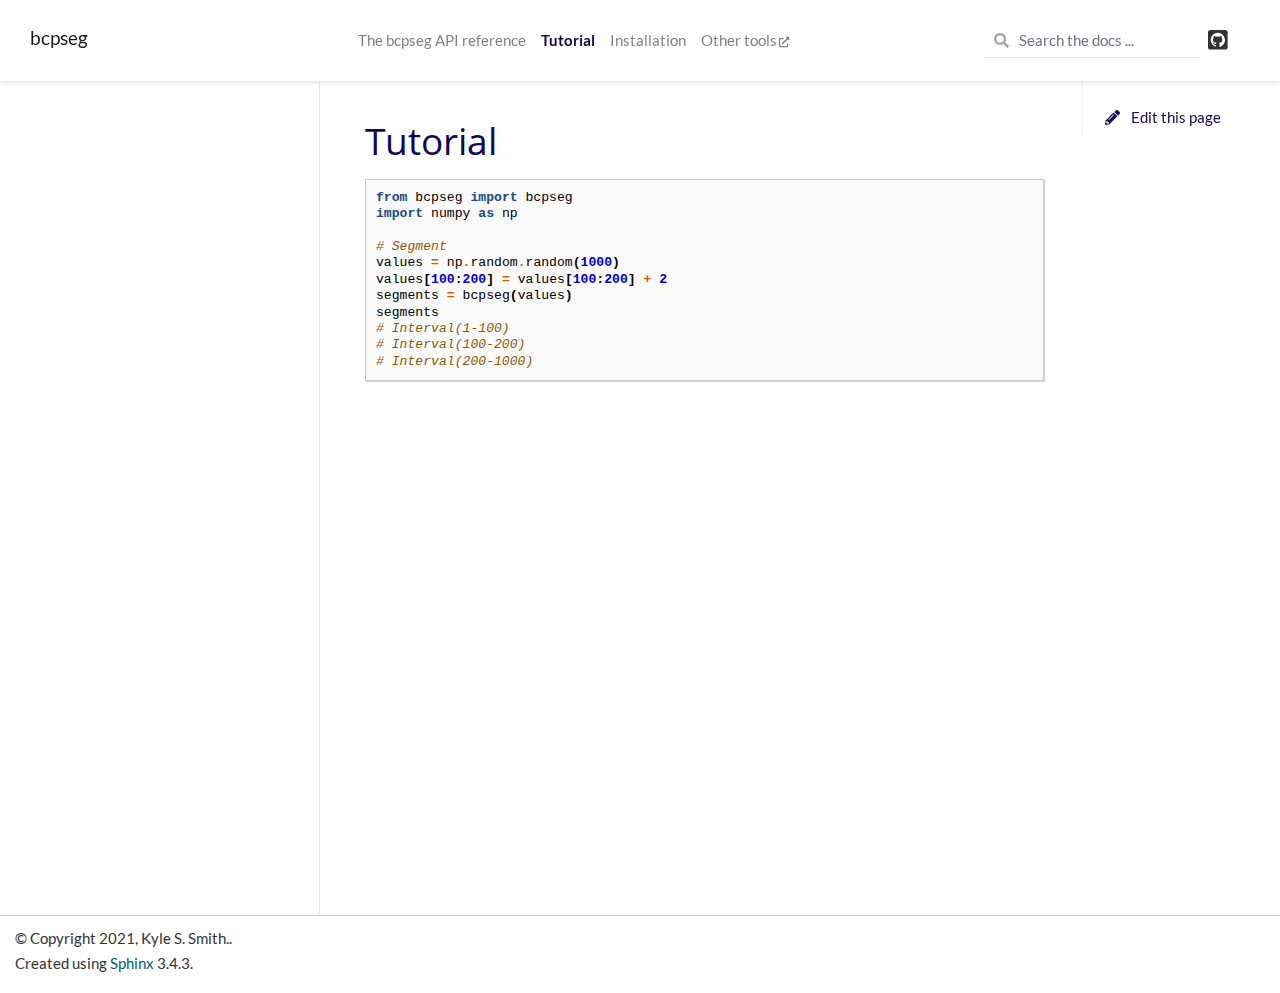
<file: doc/_build/html/tutorial.html>
<!DOCTYPE html>

<html>
  <head>
    <meta charset="utf-8" />
    <meta name="viewport" content="width=device-width, initial-scale=1.0" />
    <title>Tutorial &#8212; bcpseg 0.1.0 documentation</title>
    
  <link rel="stylesheet" href="_static/css/index.f658d18f9b420779cfdf24aa0a7e2d77.css">

    
  <link rel="stylesheet"
    href="_static/vendor/fontawesome/5.13.0/css/all.min.css">
  <link rel="preload" as="font" type="font/woff2" crossorigin
    href="_static/vendor/fontawesome/5.13.0/webfonts/fa-solid-900.woff2">
  <link rel="preload" as="font" type="font/woff2" crossorigin
    href="_static/vendor/fontawesome/5.13.0/webfonts/fa-brands-400.woff2">

    
      
  <link rel="stylesheet"
    href="_static/vendor/open-sans_all/1.44.1/index.css">
  <link rel="stylesheet"
    href="_static/vendor/lato_latin-ext/1.44.1/index.css">

    
    <link rel="stylesheet" href="_static/pygments.css" type="text/css" />
    <link rel="stylesheet" href="_static/basic.css" type="text/css" />
    <link rel="stylesheet" type="text/css" href="_static/typehints.css" />
    <link rel="stylesheet" type="text/css" href="_static/css/custom.css" />
    
  <link rel="preload" as="script" href="_static/js/index.d3f166471bb80abb5163.js">

    <script id="documentation_options" data-url_root="./" src="_static/documentation_options.js"></script>
    <script src="_static/jquery.js"></script>
    <script src="_static/underscore.js"></script>
    <script src="_static/doctools.js"></script>
    <link rel="index" title="Index" href="genindex.html" />
    <link rel="search" title="Search" href="search.html" />
    <link rel="next" title="Installation" href="installation.html" />
    <link rel="prev" title="The bcpseg API reference" href="api.html" />
    <meta name="viewport" content="width=device-width, initial-scale=1" />
    <meta name="docsearch:language" content="en" />
  </head>
  <body data-spy="scroll" data-target="#bd-toc-nav" data-offset="80">
    
    <nav class="navbar navbar-light navbar-expand-lg bg-light fixed-top bd-navbar" id="navbar-main">
<div class="container-xl">

    <a class="navbar-brand" href="index.html">
    
      <p class="title">bcpseg</p>
    
    </a>
    <button class="navbar-toggler" type="button" data-toggle="collapse" data-target="#navbar-menu" aria-controls="navbar-menu" aria-expanded="false" aria-label="Toggle navigation">
        <span class="navbar-toggler-icon"></span>
    </button>

    <div id="navbar-menu" class="col-lg-9 collapse navbar-collapse">
      <ul id="navbar-main-elements" class="navbar-nav mr-auto">
        
        
        <li class="nav-item ">
            <a class="nav-link" href="api.html">The bcpseg API reference</a>
        </li>
        
        <li class="nav-item active">
            <a class="nav-link" href="">Tutorial</a>
        </li>
        
        <li class="nav-item ">
            <a class="nav-link" href="installation.html">Installation</a>
        </li>
        
        
        <li class="nav-item">
            <a class="nav-link nav-external" href="https://www.biosciencestack.com/documentation/">Other tools<i class="fas fa-external-link-alt"></i></a>
        </li>
        
      </ul>


      <form class="bd-search d-flex align-items-center" action="search.html" method="get">
  <i class="icon fas fa-search"></i>
  <input type="search" class="form-control" name="q" id="search-input" placeholder="Search the docs ..." aria-label="Search the docs ..." autocomplete="off" >
</form>
      

      <ul class="navbar-nav">
        
          <li class="nav-item">
            <a class="nav-link" href="https://github.com/kylessmith/bcpseg" target="_blank" rel="noopener">
              <span><i class="fab fa-github-square"></i></span>
            </a>
          </li>
        
        
      </ul>
    </div>
</div>
    </nav>
    

    <div class="container-xl">
      <div class="row">
          
          <div class="col-12 col-md-3 bd-sidebar">
          </div>
          

          
          <div class="d-none d-xl-block col-xl-2 bd-toc">
              

<nav id="bd-toc-nav">
    <ul class="nav section-nav flex-column">
    
    </ul>
</nav>



<div class="tocsection editthispage">
    <a href="https://github.com/kylessmith/bcpseg/edit/master/tutorial.rst">
        <i class="fas fa-pencil-alt"></i> Edit this page
    </a>
</div>

              
          </div>
          

          
          <main class="col-12 col-md-9 col-xl-7 py-md-5 pl-md-5 pr-md-4 bd-content" role="main">
              
              <div>
                
  <div class="section" id="tutorial">
<h1>Tutorial<a class="headerlink" href="#tutorial" title="Permalink to this headline">¶</a></h1>
<div class="highlight-python notranslate"><div class="highlight"><pre><span></span><span class="kn">from</span> <span class="nn">bcpseg</span> <span class="kn">import</span> <span class="n">bcpseg</span>
<span class="kn">import</span> <span class="nn">numpy</span> <span class="k">as</span> <span class="nn">np</span>

<span class="c1"># Segment</span>
<span class="n">values</span> <span class="o">=</span> <span class="n">np</span><span class="o">.</span><span class="n">random</span><span class="o">.</span><span class="n">random</span><span class="p">(</span><span class="mi">1000</span><span class="p">)</span>
<span class="n">values</span><span class="p">[</span><span class="mi">100</span><span class="p">:</span><span class="mi">200</span><span class="p">]</span> <span class="o">=</span> <span class="n">values</span><span class="p">[</span><span class="mi">100</span><span class="p">:</span><span class="mi">200</span><span class="p">]</span> <span class="o">+</span> <span class="mi">2</span>
<span class="n">segments</span> <span class="o">=</span> <span class="n">bcpseg</span><span class="p">(</span><span class="n">values</span><span class="p">)</span>
<span class="n">segments</span>
<span class="c1"># Interval(1-100)</span>
<span class="c1"># Interval(100-200)</span>
<span class="c1"># Interval(200-1000)</span>
</pre></div>
</div>
</div>


              </div>
              
              
          </main>
          

      </div>
    </div>

    
  <script src="_static/js/index.d3f166471bb80abb5163.js"></script>


    
    <!-- Google Analytics -->
    <script>
      window.ga=window.ga||function(){(ga.q=ga.q||[]).push(arguments)};ga.l=+new Date;
      ga('create', 'UA-170691991-1', 'auto');
      ga('set', 'anonymizeIp', true);
      ga('send', 'pageview');
    </script>
    <script async src='https://www.google-analytics.com/analytics.js'></script>
    <!-- End Google Analytics -->
    <footer class="footer mt-5 mt-md-0">
  <div class="container">
    <p>
          &copy; Copyright 2021, Kyle S. Smith..<br/>
        Created using <a href="http://sphinx-doc.org/">Sphinx</a> 3.4.3.<br/>
    </p>
  </div>
</footer>
  </body>
</html>
</file>
<file: doc/_build/html/_static/vendor/open-sans_all/1.44.1/index.css>
/* open-sans-300normal - all */
@font-face {
  font-family: 'Open Sans';
  font-style: normal;
  font-display: swap;
  font-weight: 300;
  src:
    local('Open Sans Light'),
    local('OpenSans-Light'), 
    url('./files/open-sans-all-300.woff2') format('woff2'), /* Chrome 26+, Opera 23+, Firefox 39+ */
    url('./files/open-sans-all-300.woff') format('woff'); /* Chrome 6+, Firefox 3.6+, IE 9+, Safari 5.1+ */
}
/* open-sans-300italic - all */
@font-face {
  font-family: 'Open Sans';
  font-style: italic;
  font-display: swap;
  font-weight: 300;
  src:
    local('Open Sans Light Italic'),
    local('OpenSans-LightItalic'), 
    url('./files/open-sans-all-300-italic.woff2') format('woff2'), /* Chrome 26+, Opera 23+, Firefox 39+ */
    url('./files/open-sans-all-300-italic.woff') format('woff'); /* Chrome 6+, Firefox 3.6+, IE 9+, Safari 5.1+ */
}
/* open-sans-400normal - all */
@font-face {
  font-family: 'Open Sans';
  font-style: normal;
  font-display: swap;
  font-weight: 400;
  src:
    local('Open Sans Regular'),
    local('OpenSans-Regular'), 
    url('./files/open-sans-all-400.woff2') format('woff2'), /* Chrome 26+, Opera 23+, Firefox 39+ */
    url('./files/open-sans-all-400.woff') format('woff'); /* Chrome 6+, Firefox 3.6+, IE 9+, Safari 5.1+ */
}
/* open-sans-400italic - all */
@font-face {
  font-family: 'Open Sans';
  font-style: italic;
  font-display: swap;
  font-weight: 400;
  src:
    local('Open Sans Italic'),
    local('OpenSans-Italic'), 
    url('./files/open-sans-all-400-italic.woff2') format('woff2'), /* Chrome 26+, Opera 23+, Firefox 39+ */
    url('./files/open-sans-all-400-italic.woff') format('woff'); /* Chrome 6+, Firefox 3.6+, IE 9+, Safari 5.1+ */
}
/* open-sans-600normal - all */
@font-face {
  font-family: 'Open Sans';
  font-style: normal;
  font-display: swap;
  font-weight: 600;
  src:
    local('Open Sans SemiBold'),
    local('OpenSans-SemiBold'), 
    url('./files/open-sans-all-600.woff2') format('woff2'), /* Chrome 26+, Opera 23+, Firefox 39+ */
    url('./files/open-sans-all-600.woff') format('woff'); /* Chrome 6+, Firefox 3.6+, IE 9+, Safari 5.1+ */
}
/* open-sans-600italic - all */
@font-face {
  font-family: 'Open Sans';
  font-style: italic;
  font-display: swap;
  font-weight: 600;
  src:
    local('Open Sans SemiBold Italic'),
    local('OpenSans-SemiBoldItalic'), 
    url('./files/open-sans-all-600-italic.woff2') format('woff2'), /* Chrome 26+, Opera 23+, Firefox 39+ */
    url('./files/open-sans-all-600-italic.woff') format('woff'); /* Chrome 6+, Firefox 3.6+, IE 9+, Safari 5.1+ */
}
/* open-sans-700normal - all */
@font-face {
  font-family: 'Open Sans';
  font-style: normal;
  font-display: swap;
  font-weight: 700;
  src:
    local('Open Sans Bold'),
    local('OpenSans-Bold'), 
    url('./files/open-sans-all-700.woff2') format('woff2'), /* Chrome 26+, Opera 23+, Firefox 39+ */
    url('./files/open-sans-all-700.woff') format('woff'); /* Chrome 6+, Firefox 3.6+, IE 9+, Safari 5.1+ */
}
/* open-sans-700italic - all */
@font-face {
  font-family: 'Open Sans';
  font-style: italic;
  font-display: swap;
  font-weight: 700;
  src:
    local('Open Sans Bold Italic'),
    local('OpenSans-BoldItalic'), 
    url('./files/open-sans-all-700-italic.woff2') format('woff2'), /* Chrome 26+, Opera 23+, Firefox 39+ */
    url('./files/open-sans-all-700-italic.woff') format('woff'); /* Chrome 6+, Firefox 3.6+, IE 9+, Safari 5.1+ */
}
/* open-sans-800normal - all */
@font-face {
  font-family: 'Open Sans';
  font-style: normal;
  font-display: swap;
  font-weight: 800;
  src:
    local('Open Sans ExtraBold'),
    local('OpenSans-ExtraBold'), 
    url('./files/open-sans-all-800.woff2') format('woff2'), /* Chrome 26+, Opera 23+, Firefox 39+ */
    url('./files/open-sans-all-800.woff') format('woff'); /* Chrome 6+, Firefox 3.6+, IE 9+, Safari 5.1+ */
}
/* open-sans-800italic - all */
@font-face {
  font-family: 'Open Sans';
  font-style: italic;
  font-display: swap;
  font-weight: 800;
  src:
    local('Open Sans ExtraBold Italic'),
    local('OpenSans-ExtraBoldItalic'), 
    url('./files/open-sans-all-800-italic.woff2') format('woff2'), /* Chrome 26+, Opera 23+, Firefox 39+ */
    url('./files/open-sans-all-800-italic.woff') format('woff'); /* Chrome 6+, Firefox 3.6+, IE 9+, Safari 5.1+ */
}
</file>
<file: doc/_build/html/_static/vendor/lato_latin-ext/1.44.1/index.css>
/* lato-100normal - latin-ext */
@font-face {
  font-family: 'Lato';
  font-style: normal;
  font-display: swap;
  font-weight: 100;
  src:
    local('Lato Hairline'),
    local('Lato-Hairline'), 
    url('./files/lato-latin-ext-100.woff2') format('woff2'), /* Chrome 26+, Opera 23+, Firefox 39+ */
    url('./files/lato-latin-ext-100.woff') format('woff'); /* Chrome 6+, Firefox 3.6+, IE 9+, Safari 5.1+ */
}
/* lato-100italic - latin-ext */
@font-face {
  font-family: 'Lato';
  font-style: italic;
  font-display: swap;
  font-weight: 100;
  src:
    local('Lato Hairline Italic'),
    local('Lato-HairlineItalic'), 
    url('./files/lato-latin-ext-100-italic.woff2') format('woff2'), /* Chrome 26+, Opera 23+, Firefox 39+ */
    url('./files/lato-latin-ext-100-italic.woff') format('woff'); /* Chrome 6+, Firefox 3.6+, IE 9+, Safari 5.1+ */
}
/* lato-300normal - latin-ext */
@font-face {
  font-family: 'Lato';
  font-style: normal;
  font-display: swap;
  font-weight: 300;
  src:
    local('Lato Light'),
    local('Lato-Light'), 
    url('./files/lato-latin-ext-300.woff2') format('woff2'), /* Chrome 26+, Opera 23+, Firefox 39+ */
    url('./files/lato-latin-ext-300.woff') format('woff'); /* Chrome 6+, Firefox 3.6+, IE 9+, Safari 5.1+ */
}
/* lato-300italic - latin-ext */
@font-face {
  font-family: 'Lato';
  font-style: italic;
  font-display: swap;
  font-weight: 300;
  src:
    local('Lato Light Italic'),
    local('Lato-LightItalic'), 
    url('./files/lato-latin-ext-300-italic.woff2') format('woff2'), /* Chrome 26+, Opera 23+, Firefox 39+ */
    url('./files/lato-latin-ext-300-italic.woff') format('woff'); /* Chrome 6+, Firefox 3.6+, IE 9+, Safari 5.1+ */
}
/* lato-400normal - latin-ext */
@font-face {
  font-family: 'Lato';
  font-style: normal;
  font-display: swap;
  font-weight: 400;
  src:
    local('Lato Regular'),
    local('Lato-Regular'), 
    url('./files/lato-latin-ext-400.woff2') format('woff2'), /* Chrome 26+, Opera 23+, Firefox 39+ */
    url('./files/lato-latin-ext-400.woff') format('woff'); /* Chrome 6+, Firefox 3.6+, IE 9+, Safari 5.1+ */
}
/* lato-400italic - latin-ext */
@font-face {
  font-family: 'Lato';
  font-style: italic;
  font-display: swap;
  font-weight: 400;
  src:
    local('Lato Italic'),
    local('Lato-Italic'), 
    url('./files/lato-latin-ext-400-italic.woff2') format('woff2'), /* Chrome 26+, Opera 23+, Firefox 39+ */
    url('./files/lato-latin-ext-400-italic.woff') format('woff'); /* Chrome 6+, Firefox 3.6+, IE 9+, Safari 5.1+ */
}
/* lato-700normal - latin-ext */
@font-face {
  font-family: 'Lato';
  font-style: normal;
  font-display: swap;
  font-weight: 700;
  src:
    local('Lato Bold'),
    local('Lato-Bold'), 
    url('./files/lato-latin-ext-700.woff2') format('woff2'), /* Chrome 26+, Opera 23+, Firefox 39+ */
    url('./files/lato-latin-ext-700.woff') format('woff'); /* Chrome 6+, Firefox 3.6+, IE 9+, Safari 5.1+ */
}
/* lato-700italic - latin-ext */
@font-face {
  font-family: 'Lato';
  font-style: italic;
  font-display: swap;
  font-weight: 700;
  src:
    local('Lato Bold Italic'),
    local('Lato-BoldItalic'), 
    url('./files/lato-latin-ext-700-italic.woff2') format('woff2'), /* Chrome 26+, Opera 23+, Firefox 39+ */
    url('./files/lato-latin-ext-700-italic.woff') format('woff'); /* Chrome 6+, Firefox 3.6+, IE 9+, Safari 5.1+ */
}
/* lato-900normal - latin-ext */
@font-face {
  font-family: 'Lato';
  font-style: normal;
  font-display: swap;
  font-weight: 900;
  src:
    local('Lato Black'),
    local('Lato-Black'), 
    url('./files/lato-latin-ext-900.woff2') format('woff2'), /* Chrome 26+, Opera 23+, Firefox 39+ */
    url('./files/lato-latin-ext-900.woff') format('woff'); /* Chrome 6+, Firefox 3.6+, IE 9+, Safari 5.1+ */
}
/* lato-900italic - latin-ext */
@font-face {
  font-family: 'Lato';
  font-style: italic;
  font-display: swap;
  font-weight: 900;
  src:
    local('Lato Black Italic'),
    local('Lato-BlackItalic'), 
    url('./files/lato-latin-ext-900-italic.woff2') format('woff2'), /* Chrome 26+, Opera 23+, Firefox 39+ */
    url('./files/lato-latin-ext-900-italic.woff') format('woff'); /* Chrome 6+, Firefox 3.6+, IE 9+, Safari 5.1+ */
}
</file>
<file: doc/_build/html/_static/pygments.css>
pre { line-height: 125%; }
td.linenos pre { color: #000000; background-color: #f0f0f0; padding-left: 5px; padding-right: 5px; }
span.linenos { color: #000000; background-color: #f0f0f0; padding-left: 5px; padding-right: 5px; }
td.linenos pre.special { color: #000000; background-color: #ffffc0; padding-left: 5px; padding-right: 5px; }
span.linenos.special { color: #000000; background-color: #ffffc0; padding-left: 5px; padding-right: 5px; }
.highlight .hll { background-color: #ffffcc }
.highlight { background: #f8f8f8; }
.highlight .c { color: #8f5902; font-style: italic } /* Comment */
.highlight .err { color: #a40000; border: 1px solid #ef2929 } /* Error */
.highlight .g { color: #000000 } /* Generic */
.highlight .k { color: #204a87; font-weight: bold } /* Keyword */
.highlight .l { color: #000000 } /* Literal */
.highlight .n { color: #000000 } /* Name */
.highlight .o { color: #ce5c00; font-weight: bold } /* Operator */
.highlight .x { color: #000000 } /* Other */
.highlight .p { color: #000000; font-weight: bold } /* Punctuation */
.highlight .ch { color: #8f5902; font-style: italic } /* Comment.Hashbang */
.highlight .cm { color: #8f5902; font-style: italic } /* Comment.Multiline */
.highlight .cp { color: #8f5902; font-style: italic } /* Comment.Preproc */
.highlight .cpf { color: #8f5902; font-style: italic } /* Comment.PreprocFile */
.highlight .c1 { color: #8f5902; font-style: italic } /* Comment.Single */
.highlight .cs { color: #8f5902; font-style: italic } /* Comment.Special */
.highlight .gd { color: #a40000 } /* Generic.Deleted */
.highlight .ge { color: #000000; font-style: italic } /* Generic.Emph */
.highlight .gr { color: #ef2929 } /* Generic.Error */
.highlight .gh { color: #000080; font-weight: bold } /* Generic.Heading */
.highlight .gi { color: #00A000 } /* Generic.Inserted */
.highlight .go { color: #000000; font-style: italic } /* Generic.Output */
.highlight .gp { color: #8f5902 } /* Generic.Prompt */
.highlight .gs { color: #000000; font-weight: bold } /* Generic.Strong */
.highlight .gu { color: #800080; font-weight: bold } /* Generic.Subheading */
.highlight .gt { color: #a40000; font-weight: bold } /* Generic.Traceback */
.highlight .kc { color: #204a87; font-weight: bold } /* Keyword.Constant */
.highlight .kd { color: #204a87; font-weight: bold } /* Keyword.Declaration */
.highlight .kn { color: #204a87; font-weight: bold } /* Keyword.Namespace */
.highlight .kp { color: #204a87; font-weight: bold } /* Keyword.Pseudo */
.highlight .kr { color: #204a87; font-weight: bold } /* Keyword.Reserved */
.highlight .kt { color: #204a87; font-weight: bold } /* Keyword.Type */
.highlight .ld { color: #000000 } /* Literal.Date */
.highlight .m { color: #0000cf; font-weight: bold } /* Literal.Number */
.highlight .s { color: #4e9a06 } /* Literal.String */
.highlight .na { color: #c4a000 } /* Name.Attribute */
.highlight .nb { color: #204a87 } /* Name.Builtin */
.highlight .nc { color: #000000 } /* Name.Class */
.highlight .no { color: #000000 } /* Name.Constant */
.highlight .nd { color: #5c35cc; font-weight: bold } /* Name.Decorator */
.highlight .ni { color: #ce5c00 } /* Name.Entity */
.highlight .ne { color: #cc0000; font-weight: bold } /* Name.Exception */
.highlight .nf { color: #000000 } /* Name.Function */
.highlight .nl { color: #f57900 } /* Name.Label */
.highlight .nn { color: #000000 } /* Name.Namespace */
.highlight .nx { color: #000000 } /* Name.Other */
.highlight .py { color: #000000 } /* Name.Property */
.highlight .nt { color: #204a87; font-weight: bold } /* Name.Tag */
.highlight .nv { color: #000000 } /* Name.Variable */
.highlight .ow { color: #204a87; font-weight: bold } /* Operator.Word */
.highlight .w { color: #f8f8f8; text-decoration: underline } /* Text.Whitespace */
.highlight .mb { color: #0000cf; font-weight: bold } /* Literal.Number.Bin */
.highlight .mf { color: #0000cf; font-weight: bold } /* Literal.Number.Float */
.highlight .mh { color: #0000cf; font-weight: bold } /* Literal.Number.Hex */
.highlight .mi { color: #0000cf; font-weight: bold } /* Literal.Number.Integer */
.highlight .mo { color: #0000cf; font-weight: bold } /* Literal.Number.Oct */
.highlight .sa { color: #4e9a06 } /* Literal.String.Affix */
.highlight .sb { color: #4e9a06 } /* Literal.String.Backtick */
.highlight .sc { color: #4e9a06 } /* Literal.String.Char */
.highlight .dl { color: #4e9a06 } /* Literal.String.Delimiter */
.highlight .sd { color: #8f5902; font-style: italic } /* Literal.String.Doc */
.highlight .s2 { color: #4e9a06 } /* Literal.String.Double */
.highlight .se { color: #4e9a06 } /* Literal.String.Escape */
.highlight .sh { color: #4e9a06 } /* Literal.String.Heredoc */
.highlight .si { color: #4e9a06 } /* Literal.String.Interpol */
.highlight .sx { color: #4e9a06 } /* Literal.String.Other */
.highlight .sr { color: #4e9a06 } /* Literal.String.Regex */
.highlight .s1 { color: #4e9a06 } /* Literal.String.Single */
.highlight .ss { color: #4e9a06 } /* Literal.String.Symbol */
.highlight .bp { color: #3465a4 } /* Name.Builtin.Pseudo */
.highlight .fm { color: #000000 } /* Name.Function.Magic */
.highlight .vc { color: #000000 } /* Name.Variable.Class */
.highlight .vg { color: #000000 } /* Name.Variable.Global */
.highlight .vi { color: #000000 } /* Name.Variable.Instance */
.highlight .vm { color: #000000 } /* Name.Variable.Magic */
.highlight .il { color: #0000cf; font-weight: bold } /* Literal.Number.Integer.Long */
</file>
<file: doc/_build/html/_static/basic.css>
/*
 * basic.css
 * ~~~~~~~~~
 *
 * Sphinx stylesheet -- basic theme.
 *
 * :copyright: Copyright 2007-2021 by the Sphinx team, see AUTHORS.
 * :license: BSD, see LICENSE for details.
 *
 */

/* -- main layout ----------------------------------------------------------- */

div.clearer {
    clear: both;
}

div.section::after {
    display: block;
    content: '';
    clear: left;
}

/* -- relbar ---------------------------------------------------------------- */

div.related {
    width: 100%;
    font-size: 90%;
}

div.related h3 {
    display: none;
}

div.related ul {
    margin: 0;
    padding: 0 0 0 10px;
    list-style: none;
}

div.related li {
    display: inline;
}

div.related li.right {
    float: right;
    margin-right: 5px;
}

/* -- sidebar --------------------------------------------------------------- */

div.sphinxsidebarwrapper {
    padding: 10px 5px 0 10px;
}

div.sphinxsidebar {
    float: left;
    width: 270px;
    margin-left: -100%;
    font-size: 90%;
    word-wrap: break-word;
    overflow-wrap : break-word;
}

div.sphinxsidebar ul {
    list-style: none;
}

div.sphinxsidebar ul ul,
div.sphinxsidebar ul.want-points {
    margin-left: 20px;
    list-style: square;
}

div.sphinxsidebar ul ul {
    margin-top: 0;
    margin-bottom: 0;
}

div.sphinxsidebar form {
    margin-top: 10px;
}

div.sphinxsidebar input {
    border: 1px solid #98dbcc;
    font-family: sans-serif;
    font-size: 1em;
}

div.sphinxsidebar #searchbox form.search {
    overflow: hidden;
}

div.sphinxsidebar #searchbox input[type="text"] {
    float: left;
    width: 80%;
    padding: 0.25em;
    box-sizing: border-box;
}

div.sphinxsidebar #searchbox input[type="submit"] {
    float: left;
    width: 20%;
    border-left: none;
    padding: 0.25em;
    box-sizing: border-box;
}


img {
    border: 0;
    max-width: 100%;
}

/* -- search page ----------------------------------------------------------- */

ul.search {
    margin: 10px 0 0 20px;
    padding: 0;
}

ul.search li {
    padding: 5px 0 5px 20px;
    background-image: url(file.png);
    background-repeat: no-repeat;
    background-position: 0 7px;
}

ul.search li a {
    font-weight: bold;
}

ul.search li div.context {
    color: #888;
    margin: 2px 0 0 30px;
    text-align: left;
}

ul.keywordmatches li.goodmatch a {
    font-weight: bold;
}

/* -- index page ------------------------------------------------------------ */

table.contentstable {
    width: 90%;
    margin-left: auto;
    margin-right: auto;
}

table.contentstable p.biglink {
    line-height: 150%;
}

a.biglink {
    font-size: 1.3em;
}

span.linkdescr {
    font-style: italic;
    padding-top: 5px;
    font-size: 90%;
}

/* -- general index --------------------------------------------------------- */

table.indextable {
    width: 100%;
}

table.indextable td {
    text-align: left;
    vertical-align: top;
}

table.indextable ul {
    margin-top: 0;
    margin-bottom: 0;
    list-style-type: none;
}

table.indextable > tbody > tr > td > ul {
    padding-left: 0em;
}

table.indextable tr.pcap {
    height: 10px;
}

table.indextable tr.cap {
    margin-top: 10px;
    background-color: #f2f2f2;
}

img.toggler {
    margin-right: 3px;
    margin-top: 3px;
    cursor: pointer;
}

div.modindex-jumpbox {
    border-top: 1px solid #ddd;
    border-bottom: 1px solid #ddd;
    margin: 1em 0 1em 0;
    padding: 0.4em;
}

div.genindex-jumpbox {
    border-top: 1px solid #ddd;
    border-bottom: 1px solid #ddd;
    margin: 1em 0 1em 0;
    padding: 0.4em;
}

/* -- domain module index --------------------------------------------------- */

table.modindextable td {
    padding: 2px;
    border-collapse: collapse;
}

/* -- general body styles --------------------------------------------------- */

div.body {
    min-width: 450px;
    max-width: 100%;
}

div.body p, div.body dd, div.body li, div.body blockquote {
    -moz-hyphens: auto;
    -ms-hyphens: auto;
    -webkit-hyphens: auto;
    hyphens: auto;
}

a.headerlink {
    visibility: hidden;
}

a.brackets:before,
span.brackets > a:before{
    content: "[";
}

a.brackets:after,
span.brackets > a:after {
    content: "]";
}

h1:hover > a.headerlink,
h2:hover > a.headerlink,
h3:hover > a.headerlink,
h4:hover > a.headerlink,
h5:hover > a.headerlink,
h6:hover > a.headerlink,
dt:hover > a.headerlink,
caption:hover > a.headerlink,
p.caption:hover > a.headerlink,
div.code-block-caption:hover > a.headerlink {
    visibility: visible;
}

div.body p.caption {
    text-align: inherit;
}

div.body td {
    text-align: left;
}

.first {
    margin-top: 0 !important;
}

p.rubric {
    margin-top: 30px;
    font-weight: bold;
}

img.align-left, .figure.align-left, object.align-left {
    clear: left;
    float: left;
    margin-right: 1em;
}

img.align-right, .figure.align-right, object.align-right {
    clear: right;
    float: right;
    margin-left: 1em;
}

img.align-center, .figure.align-center, object.align-center {
  display: block;
  margin-left: auto;
  margin-right: auto;
}

img.align-default, .figure.align-default {
  display: block;
  margin-left: auto;
  margin-right: auto;
}

.align-left {
    text-align: left;
}

.align-center {
    text-align: center;
}

.align-default {
    text-align: center;
}

.align-right {
    text-align: right;
}

/* -- sidebars -------------------------------------------------------------- */

div.sidebar {
    margin: 0 0 0.5em 1em;
    border: 1px solid #ddb;
    padding: 7px;
    background-color: #ffe;
    width: 40%;
    float: right;
    clear: right;
    overflow-x: auto;
}

p.sidebar-title {
    font-weight: bold;
}

div.admonition, div.topic, blockquote {
    clear: left;
}

/* -- topics ---------------------------------------------------------------- */

div.topic {
    border: 1px solid #ccc;
    padding: 7px;
    margin: 10px 0 10px 0;
}

p.topic-title {
    font-size: 1.1em;
    font-weight: bold;
    margin-top: 10px;
}

/* -- admonitions ----------------------------------------------------------- */

div.admonition {
    margin-top: 10px;
    margin-bottom: 10px;
    padding: 7px;
}

div.admonition dt {
    font-weight: bold;
}

p.admonition-title {
    margin: 0px 10px 5px 0px;
    font-weight: bold;
}

div.body p.centered {
    text-align: center;
    margin-top: 25px;
}

/* -- content of sidebars/topics/admonitions -------------------------------- */

div.sidebar > :last-child,
div.topic > :last-child,
div.admonition > :last-child {
    margin-bottom: 0;
}

div.sidebar::after,
div.topic::after,
div.admonition::after,
blockquote::after {
    display: block;
    content: '';
    clear: both;
}

/* -- tables ---------------------------------------------------------------- */

table.docutils {
    margin-top: 10px;
    margin-bottom: 10px;
    border: 0;
    border-collapse: collapse;
}

table.align-center {
    margin-left: auto;
    margin-right: auto;
}

table.align-default {
    margin-left: auto;
    margin-right: auto;
}

table caption span.caption-number {
    font-style: italic;
}

table caption span.caption-text {
}

table.docutils td, table.docutils th {
    padding: 1px 8px 1px 5px;
    border-top: 0;
    border-left: 0;
    border-right: 0;
    border-bottom: 1px solid #aaa;
}

table.footnote td, table.footnote th {
    border: 0 !important;
}

th {
    text-align: left;
    padding-right: 5px;
}

table.citation {
    border-left: solid 1px gray;
    margin-left: 1px;
}

table.citation td {
    border-bottom: none;
}

th > :first-child,
td > :first-child {
    margin-top: 0px;
}

th > :last-child,
td > :last-child {
    margin-bottom: 0px;
}

/* -- figures --------------------------------------------------------------- */

div.figure {
    margin: 0.5em;
    padding: 0.5em;
}

div.figure p.caption {
    padding: 0.3em;
}

div.figure p.caption span.caption-number {
    font-style: italic;
}

div.figure p.caption span.caption-text {
}

/* -- field list styles ----------------------------------------------------- */

table.field-list td, table.field-list th {
    border: 0 !important;
}

.field-list ul {
    margin: 0;
    padding-left: 1em;
}

.field-list p {
    margin: 0;
}

.field-name {
    -moz-hyphens: manual;
    -ms-hyphens: manual;
    -webkit-hyphens: manual;
    hyphens: manual;
}

/* -- hlist styles ---------------------------------------------------------- */

table.hlist {
    margin: 1em 0;
}

table.hlist td {
    vertical-align: top;
}


/* -- other body styles ----------------------------------------------------- */

ol.arabic {
    list-style: decimal;
}

ol.loweralpha {
    list-style: lower-alpha;
}

ol.upperalpha {
    list-style: upper-alpha;
}

ol.lowerroman {
    list-style: lower-roman;
}

ol.upperroman {
    list-style: upper-roman;
}

:not(li) > ol > li:first-child > :first-child,
:not(li) > ul > li:first-child > :first-child {
    margin-top: 0px;
}

:not(li) > ol > li:last-child > :last-child,
:not(li) > ul > li:last-child > :last-child {
    margin-bottom: 0px;
}

ol.simple ol p,
ol.simple ul p,
ul.simple ol p,
ul.simple ul p {
    margin-top: 0;
}

ol.simple > li:not(:first-child) > p,
ul.simple > li:not(:first-child) > p {
    margin-top: 0;
}

ol.simple p,
ul.simple p {
    margin-bottom: 0;
}

dl.footnote > dt,
dl.citation > dt {
    float: left;
    margin-right: 0.5em;
}

dl.footnote > dd,
dl.citation > dd {
    margin-bottom: 0em;
}

dl.footnote > dd:after,
dl.citation > dd:after {
    content: "";
    clear: both;
}

dl.field-list {
    display: grid;
    grid-template-columns: fit-content(30%) auto;
}

dl.field-list > dt {
    font-weight: bold;
    word-break: break-word;
    padding-left: 0.5em;
    padding-right: 5px;
}

dl.field-list > dt:after {
    content: ":";
}

dl.field-list > dd {
    padding-left: 0.5em;
    margin-top: 0em;
    margin-left: 0em;
    margin-bottom: 0em;
}

dl {
    margin-bottom: 15px;
}

dd > :first-child {
    margin-top: 0px;
}

dd ul, dd table {
    margin-bottom: 10px;
}

dd {
    margin-top: 3px;
    margin-bottom: 10px;
    margin-left: 30px;
}

dl > dd:last-child,
dl > dd:last-child > :last-child {
    margin-bottom: 0;
}

dt:target, span.highlighted {
    background-color: #fbe54e;
}

rect.highlighted {
    fill: #fbe54e;
}

dl.glossary dt {
    font-weight: bold;
    font-size: 1.1em;
}

.optional {
    font-size: 1.3em;
}

.sig-paren {
    font-size: larger;
}

.versionmodified {
    font-style: italic;
}

.system-message {
    background-color: #fda;
    padding: 5px;
    border: 3px solid red;
}

.footnote:target  {
    background-color: #ffa;
}

.line-block {
    display: block;
    margin-top: 1em;
    margin-bottom: 1em;
}

.line-block .line-block {
    margin-top: 0;
    margin-bottom: 0;
    margin-left: 1.5em;
}

.guilabel, .menuselection {
    font-family: sans-serif;
}

.accelerator {
    text-decoration: underline;
}

.classifier {
    font-style: oblique;
}

.classifier:before {
    font-style: normal;
    margin: 0.5em;
    content: ":";
}

abbr, acronym {
    border-bottom: dotted 1px;
    cursor: help;
}

/* -- code displays --------------------------------------------------------- */

pre {
    overflow: auto;
    overflow-y: hidden;  /* fixes display issues on Chrome browsers */
}

pre, div[class*="highlight-"] {
    clear: both;
}

span.pre {
    -moz-hyphens: none;
    -ms-hyphens: none;
    -webkit-hyphens: none;
    hyphens: none;
}

div[class*="highlight-"] {
    margin: 1em 0;
}

td.linenos pre {
    border: 0;
    background-color: transparent;
    color: #aaa;
}

table.highlighttable {
    display: block;
}

table.highlighttable tbody {
    display: block;
}

table.highlighttable tr {
    display: flex;
}

table.highlighttable td {
    margin: 0;
    padding: 0;
}

table.highlighttable td.linenos {
    padding-right: 0.5em;
}

table.highlighttable td.code {
    flex: 1;
    overflow: hidden;
}

.highlight .hll {
    display: block;
}

div.highlight pre,
table.highlighttable pre {
    margin: 0;
}

div.code-block-caption + div {
    margin-top: 0;
}

div.code-block-caption {
    margin-top: 1em;
    padding: 2px 5px;
    font-size: small;
}

div.code-block-caption code {
    background-color: transparent;
}

table.highlighttable td.linenos,
span.linenos,
div.doctest > div.highlight span.gp {  /* gp: Generic.Prompt */
    user-select: none;
}

div.code-block-caption span.caption-number {
    padding: 0.1em 0.3em;
    font-style: italic;
}

div.code-block-caption span.caption-text {
}

div.literal-block-wrapper {
    margin: 1em 0;
}

code.descname {
    background-color: transparent;
    font-weight: bold;
    font-size: 1.2em;
}

code.descclassname {
    background-color: transparent;
}

code.xref, a code {
    background-color: transparent;
    font-weight: bold;
}

h1 code, h2 code, h3 code, h4 code, h5 code, h6 code {
    background-color: transparent;
}

.viewcode-link {
    float: right;
}

.viewcode-back {
    float: right;
    font-family: sans-serif;
}

div.viewcode-block:target {
    margin: -1px -10px;
    padding: 0 10px;
}

/* -- math display ---------------------------------------------------------- */

img.math {
    vertical-align: middle;
}

div.body div.math p {
    text-align: center;
}

span.eqno {
    float: right;
}

span.eqno a.headerlink {
    position: absolute;
    z-index: 1;
}

div.math:hover a.headerlink {
    visibility: visible;
}

/* -- printout stylesheet --------------------------------------------------- */

@media print {
    div.document,
    div.documentwrapper,
    div.bodywrapper {
        margin: 0 !important;
        width: 100%;
    }

    div.sphinxsidebar,
    div.related,
    div.footer,
    #top-link {
        display: none;
    }
}
</file>
<file: doc/_build/html/_static/typehints.css>
*:not(:hover) > .annotation.full  { display: none }
*:hover       > .annotation.terse { display: none }
</file>
<file: doc/_build/html/_static/css/custom.css>
/* ReadTheDocs theme colors */


.wy-side-nav-search,
.wy-nav-top { background-color: #32ab3a }
.wy-side-nav-search input[type="text"] { border-width: 0 }


/* Custom classes */


.small { font-size:40% }
.smaller, .noteversion { font-size:70% }
.noteversion::after { content: "/" }


/* Code: literals and links */


.rst-content tt.literal,
.rst-content code.literal {
    color: #404040;
}
/* slim font weight for non-link literals */
.rst-content tt:not(.xref),
.rst-content code:not(.xref),
.rst-content *:not(a) > tt.xref,
.rst-content *:not(a) > code.xref {
    font-weight: normal;
}
.rst-content a tt.xref,
.rst-content a code.xref {
    text-decoration: underline;
}


/* Just one box for annotation code for a less noisy look */


.rst-content .annotation {
    padding: 2px 5px;
    background-color: white;
    border: 1px solid #e1e4e5;
}
.rst-content .annotation tt,
.rst-content .annotation code {
    padding: 0 0;
    background-color: transparent;
    border: 0 solid transparent;
}


/* Parameter lists */


/* Mimick rubric style used for other headings */
/* TODO: once scanpydoc adds classes, also change return types */
.rst-content dl:not(.docutils) dl > dt {
    font-weight: bold;
    background: none transparent;
    border-left: none;
    margin: 0 0 12px;
    padding: 3px 0 0;
    font-size: 111.11%;
}
/* Parameter lists contain <strong> parts and don’t need bold font */
.rst-content dl.field-list dl > dt { font-weight: unset }
</file>
